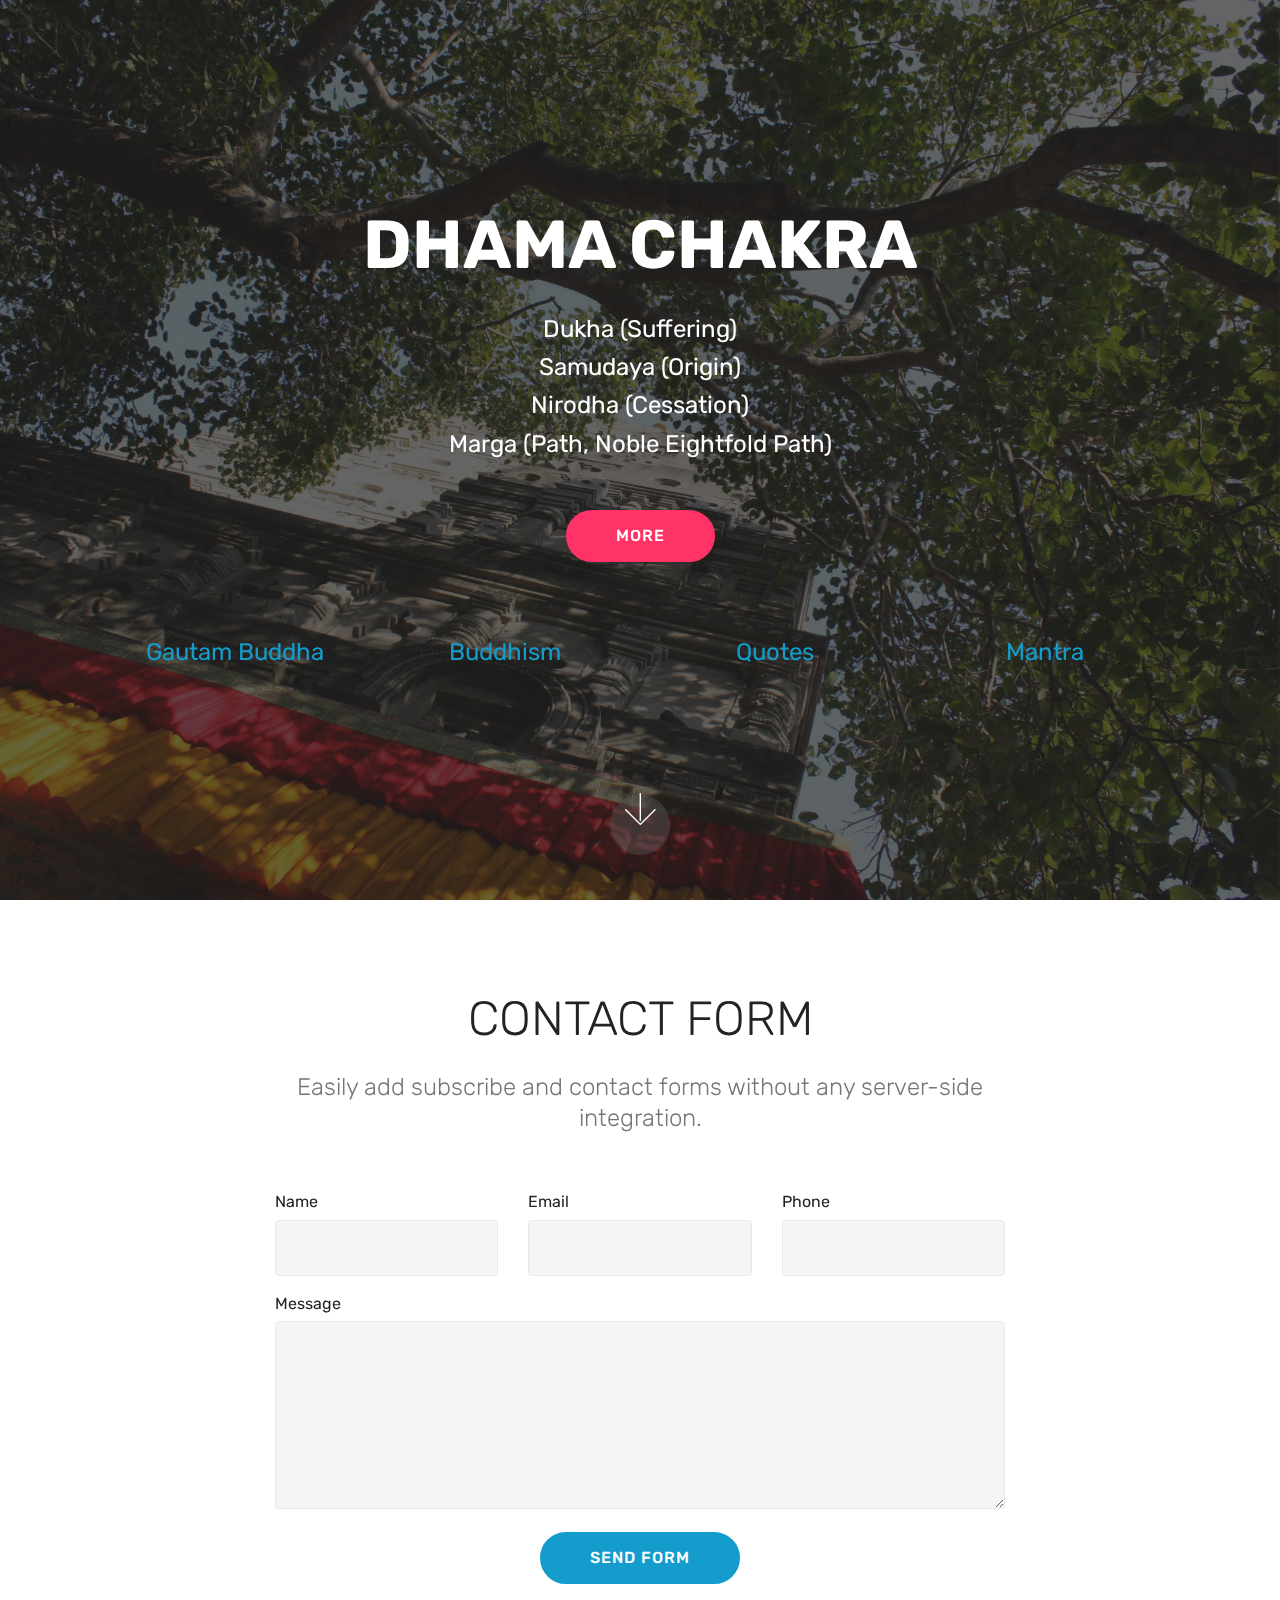
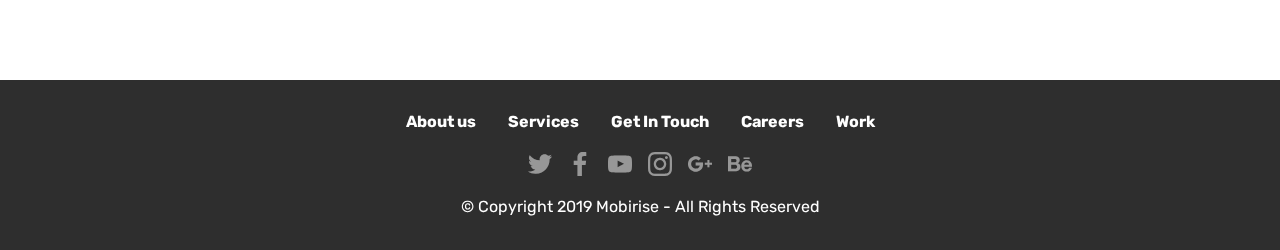
<file: index.html>
<!DOCTYPE html>
<html  >
<head>
  <!-- Site made with Mobirise Website Builder v4.10.5, https://mobirise.com -->
  <meta charset="UTF-8">
  <meta http-equiv="X-UA-Compatible" content="IE=edge">
  <meta name="generator" content="Mobirise v4.10.5, mobirise.com">
  <meta name="viewport" content="width=device-width, initial-scale=1, minimum-scale=1">
  <link rel="shortcut icon" href="assets/images/logo4.png" type="image/x-icon">
  <meta name="description" content="">
  
  <title>Home</title>
  <link rel="stylesheet" href="assets/web/assets/mobirise-icons/mobirise-icons.css">
  <link rel="stylesheet" href="assets/tether/tether.min.css">
  <link rel="stylesheet" href="assets/bootstrap/css/bootstrap.min.css">
  <link rel="stylesheet" href="assets/bootstrap/css/bootstrap-grid.min.css">
  <link rel="stylesheet" href="assets/bootstrap/css/bootstrap-reboot.min.css">
  <link rel="stylesheet" href="assets/socicon/css/styles.css">
  <link rel="stylesheet" href="assets/theme/css/style.css">
  <link rel="stylesheet" href="assets/mobirise/css/mbr-additional.css" type="text/css">
  
  
  
</head>
<body>
  <section class="header12 cid-rwJuo0PCEs mbr-fullscreen mbr-parallax-background" id="header12-1">

    

    <div class="mbr-overlay" style="opacity: 0.7; background-color: rgb(35, 35, 35);">
    </div>

    <div class="container  ">
            <div class="media-container">
                <div class="col-md-12 align-center">
                    <h1 class="mbr-section-title pb-3 mbr-white mbr-bold mbr-fonts-style display-1">
                        DHAMA CHAKRA</h1>
                    <p class="mbr-text pb-3 mbr-white mbr-fonts-style display-5">Dukha (Suffering)<br>Samudaya (Origin)<br>Nirodha (Cessation)<br>Marga (Path, Noble Eightfold Path)</p>
                    <div class="mbr-section-btn align-center py-2"><a class="btn btn-md btn-secondary display-4" href="https://en.wikipedia.org/wiki/Dharmachakra">MORE</a></div>

                    <div class="icons-media-container mbr-white">
                        <div class="card col-12 col-md-6 col-lg-3">
                            
                            <h5 class="mbr-fonts-style display-5"><a href="page1.html">Gautam Buddha</a></h5>
                        </div>

                        <div class="card col-12 col-md-6 col-lg-3">
                            
                            <h5 class="mbr-fonts-style display-5"><a href="page2.html">
                                Buddhism</a></h5>
                        </div>

                        <div class="card col-12 col-md-6 col-lg-3">
                            
                            <h5 class="mbr-fonts-style display-5"><a href="page3.html">
                                Quotes</a></h5>
                        </div>

                        <div class="card col-12 col-md-6 col-lg-3">
                            
                            <h5 class="mbr-fonts-style display-5"><a href="page4.html">
                                Mantra</a></h5>
                        </div>
                    </div>
                </div>
            </div>
    </div>

    <div class="mbr-arrow hidden-sm-down" aria-hidden="true">
        <a href="#next">
            <i class="mbri-down mbr-iconfont"></i>
        </a>
    </div>
</section>

<section class="engine"><a href="https://mobirise.info/q">responsive web templates</a></section><section class="mbr-section form1 cid-rwJuweTumC" id="form1-3">

    

    
    <div class="container">
        <div class="row justify-content-center">
            <div class="title col-12 col-lg-8">
                <h2 class="mbr-section-title align-center pb-3 mbr-fonts-style display-2">
                    CONTACT FORM
                </h2>
                <h3 class="mbr-section-subtitle align-center mbr-light pb-3 mbr-fonts-style display-5">
                    Easily add subscribe and contact forms without any server-side integration.
                </h3>
            </div>
        </div>
    </div>
    <div class="container">
        <div class="row justify-content-center">
            <div class="media-container-column col-lg-8" data-form-type="formoid">
                <!---Formbuilder Form--->
                <form action="https://mobirise.com/" method="POST" class="mbr-form form-with-styler" data-form-title="Mobirise Form"><input type="hidden" name="email" data-form-email="true" value="DLe0Z/rXcnl+UY/kZoL+NIek//6sms/xzVI/ixQr4Xyr2sumb+FCPQrDuX9IKcqJOfAU/Dy4LuRHW17jxpFEWVfI0XjmiSWR1NsaGFNhD4t1ICYxgGSwIVGpHpWo5nOf">
                    <div class="row">
                        <div hidden="hidden" data-form-alert="" class="alert alert-success col-12">Thanks for filling out the form!</div>
                        <div hidden="hidden" data-form-alert-danger="" class="alert alert-danger col-12">
                        </div>
                    </div>
                    <div class="dragArea row">
                        <div class="col-md-4  form-group" data-for="name">
                            <label for="name-form1-3" class="form-control-label mbr-fonts-style display-7">Name</label>
                            <input type="text" name="name" data-form-field="Name" required="required" class="form-control display-7" id="name-form1-3">
                        </div>
                        <div class="col-md-4  form-group" data-for="email">
                            <label for="email-form1-3" class="form-control-label mbr-fonts-style display-7">Email</label>
                            <input type="email" name="email" data-form-field="Email" required="required" class="form-control display-7" id="email-form1-3">
                        </div>
                        <div data-for="phone" class="col-md-4  form-group">
                            <label for="phone-form1-3" class="form-control-label mbr-fonts-style display-7">Phone</label>
                            <input type="tel" name="phone" data-form-field="Phone" class="form-control display-7" id="phone-form1-3">
                        </div>
                        <div data-for="message" class="col-md-12 form-group">
                            <label for="message-form1-3" class="form-control-label mbr-fonts-style display-7">Message</label>
                            <textarea name="message" data-form-field="Message" class="form-control display-7" id="message-form1-3"></textarea>
                        </div>
                        <div class="col-md-12 input-group-btn align-center"><button type="submit" class="btn btn-primary btn-form display-4" href="mailto:akg.bit@gmail.com">SEND FORM</button></div>
                    </div>
                </form><!---Formbuilder Form--->
            </div>
        </div>
    </div>
</section>

<section once="footers" class="cid-rwJuzETBSD" id="footer7-4">

    

    

    <div class="container">
        <div class="media-container-row align-center mbr-white">
            <div class="row row-links">
                <ul class="foot-menu">
                    
                    
                    
                    
                    
                <li class="foot-menu-item mbr-fonts-style display-7">
                        <a class="text-white mbr-bold" href="#" target="_blank">About us</a>
                    </li><li class="foot-menu-item mbr-fonts-style display-7">
                        <a class="text-white mbr-bold" href="#" target="_blank">Services</a>
                    </li><li class="foot-menu-item mbr-fonts-style display-7">
                        <a class="text-white mbr-bold" href="#" target="_blank">Get In Touch</a>
                    </li><li class="foot-menu-item mbr-fonts-style display-7">
                        <a class="text-white mbr-bold" href="#" target="_blank">Careers</a>
                    </li><li class="foot-menu-item mbr-fonts-style display-7">
                        <a class="text-white mbr-bold" href="#" target="_blank">Work</a>
                    </li></ul>
            </div>
            <div class="row social-row">
                <div class="social-list align-right pb-2">
                    
                    
                    
                    
                    
                    
                <div class="soc-item">
                        <a href="https://twitter.com/mobirise" target="_blank">
                            <span class="socicon-twitter socicon mbr-iconfont mbr-iconfont-social"></span>
                        </a>
                    </div><div class="soc-item">
                        <a href="https://www.facebook.com/pages/Mobirise/1616226671953247" target="_blank">
                            <span class="socicon-facebook socicon mbr-iconfont mbr-iconfont-social"></span>
                        </a>
                    </div><div class="soc-item">
                        <a href="https://www.youtube.com/c/mobirise" target="_blank">
                            <span class="socicon-youtube socicon mbr-iconfont mbr-iconfont-social"></span>
                        </a>
                    </div><div class="soc-item">
                        <a href="https://instagram.com/mobirise" target="_blank">
                            <span class="socicon-instagram socicon mbr-iconfont mbr-iconfont-social"></span>
                        </a>
                    </div><div class="soc-item">
                        <a href="https://plus.google.com/u/0/+Mobirise" target="_blank">
                            <span class="socicon-googleplus socicon mbr-iconfont mbr-iconfont-social"></span>
                        </a>
                    </div><div class="soc-item">
                        <a href="https://www.behance.net/Mobirise" target="_blank">
                            <span class="socicon-behance socicon mbr-iconfont mbr-iconfont-social"></span>
                        </a>
                    </div></div>
            </div>
            <div class="row row-copirayt">
                <p class="mbr-text mb-0 mbr-fonts-style mbr-white align-center display-7">
                    © Copyright 2019 Mobirise - All Rights Reserved
                </p>
            </div>
        </div>
    </div>
</section>


  <script src="assets/web/assets/jquery/jquery.min.js"></script>
  <script src="assets/popper/popper.min.js"></script>
  <script src="assets/tether/tether.min.js"></script>
  <script src="assets/bootstrap/js/bootstrap.min.js"></script>
  <script src="assets/smoothscroll/smooth-scroll.js"></script>
  <script src="assets/vimeoplayer/jquery.mb.vimeo_player.js"></script>
  <script src="assets/parallax/jarallax.min.js"></script>
  <script src="assets/theme/js/script.js"></script>
  <script src="assets/formoid/formoid.min.js"></script>
  
  
</body>
</html>
</file>
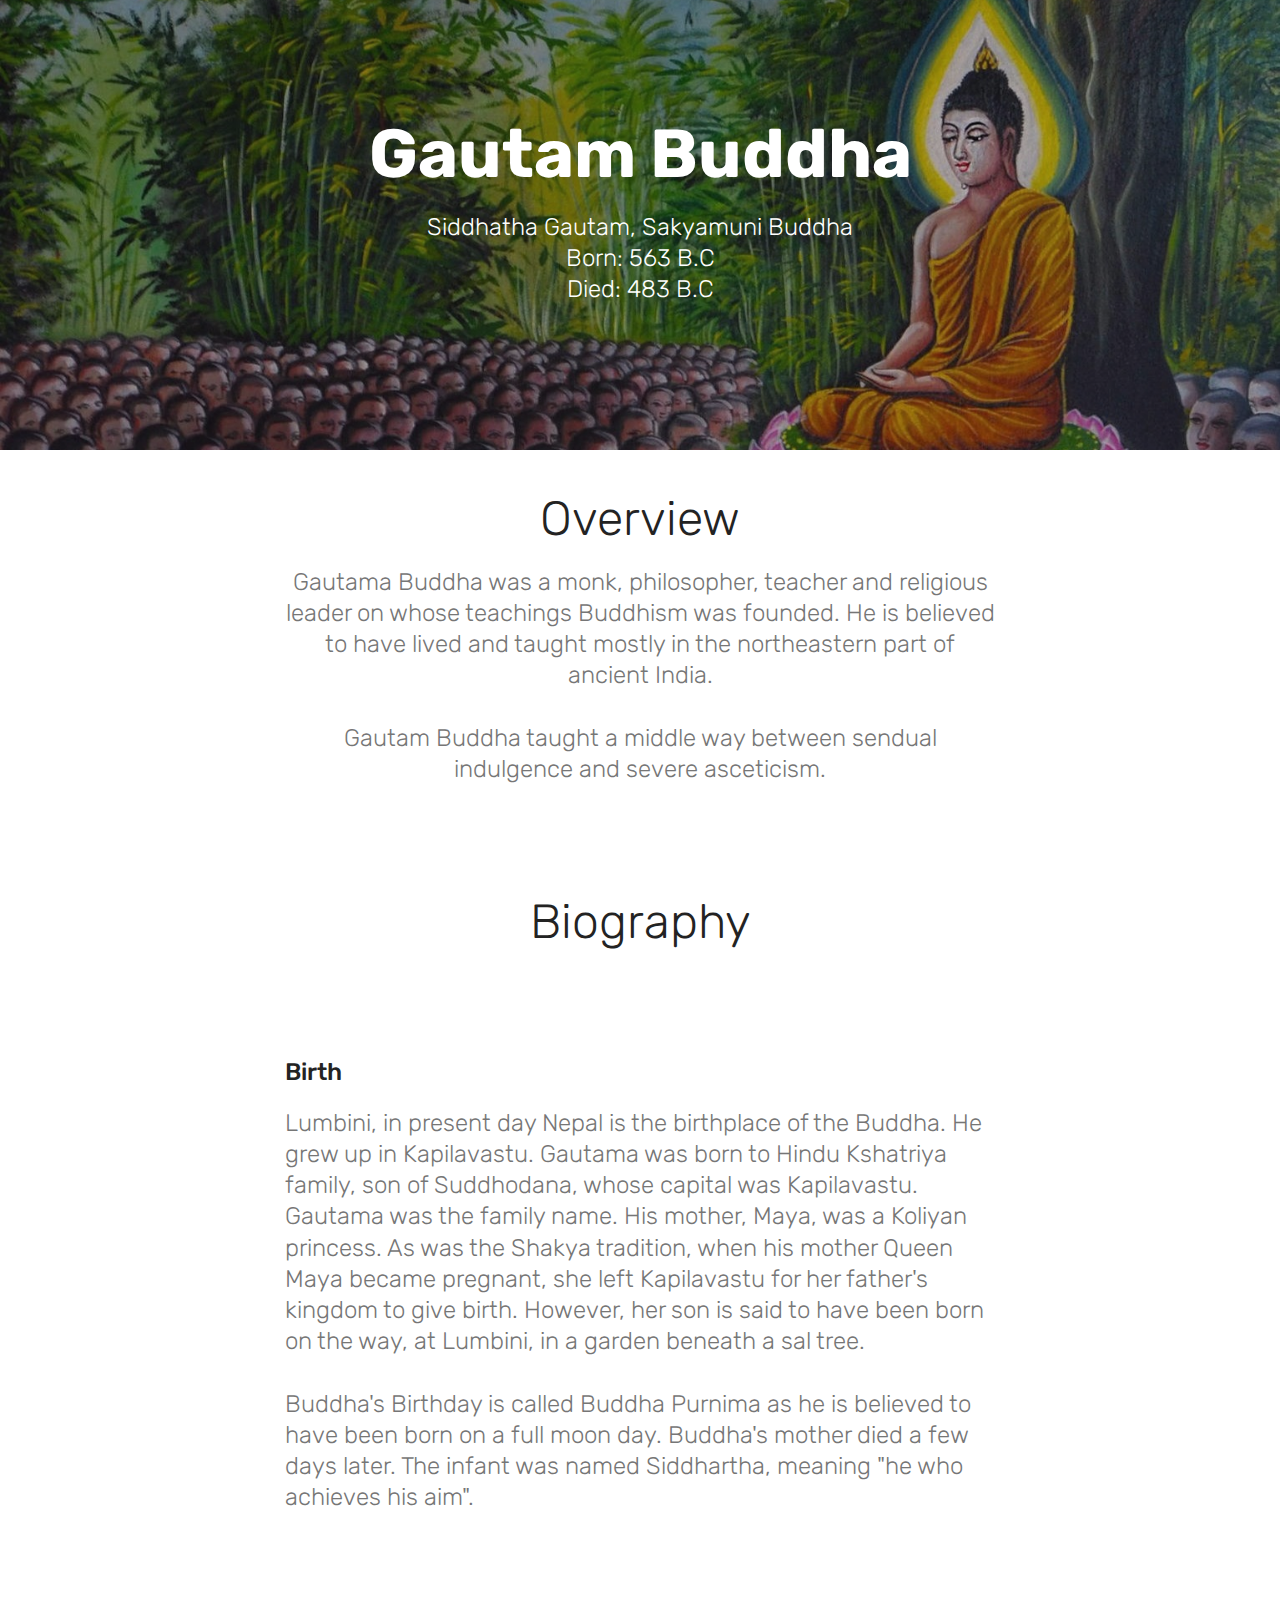
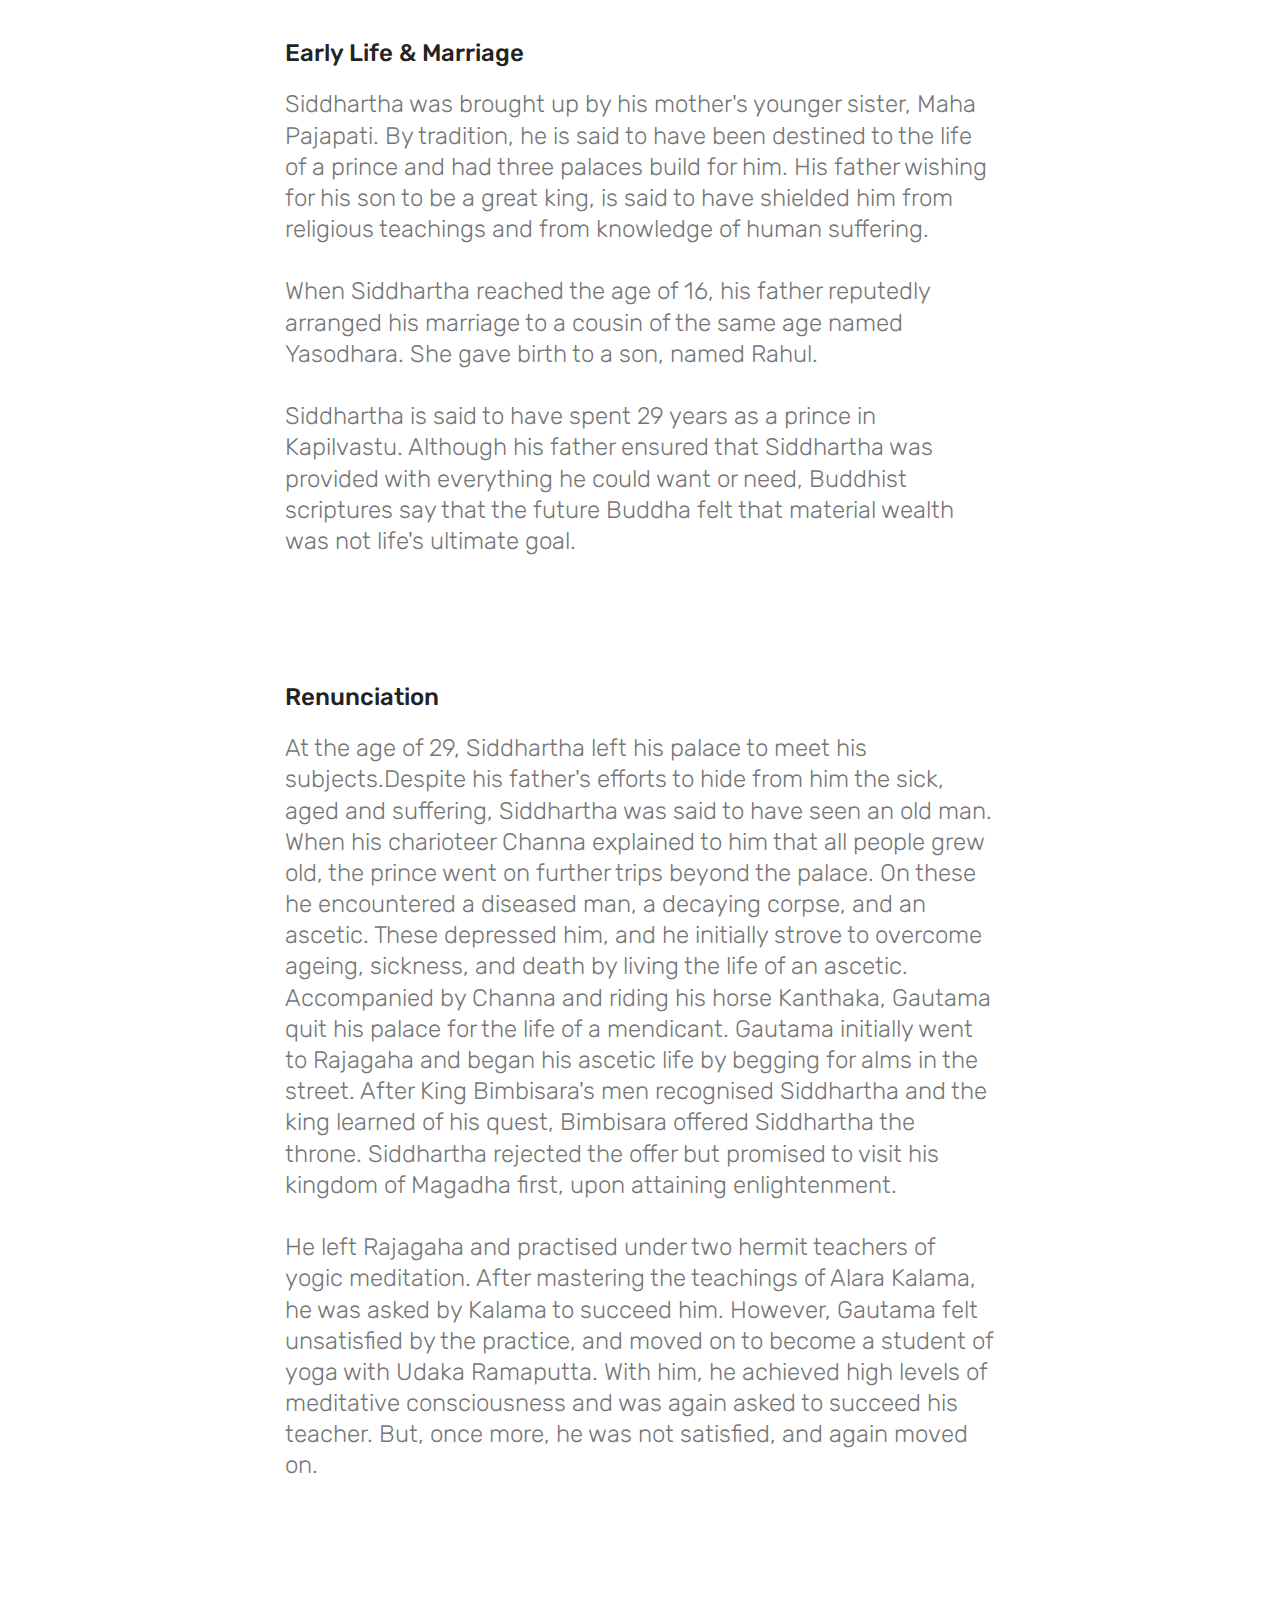
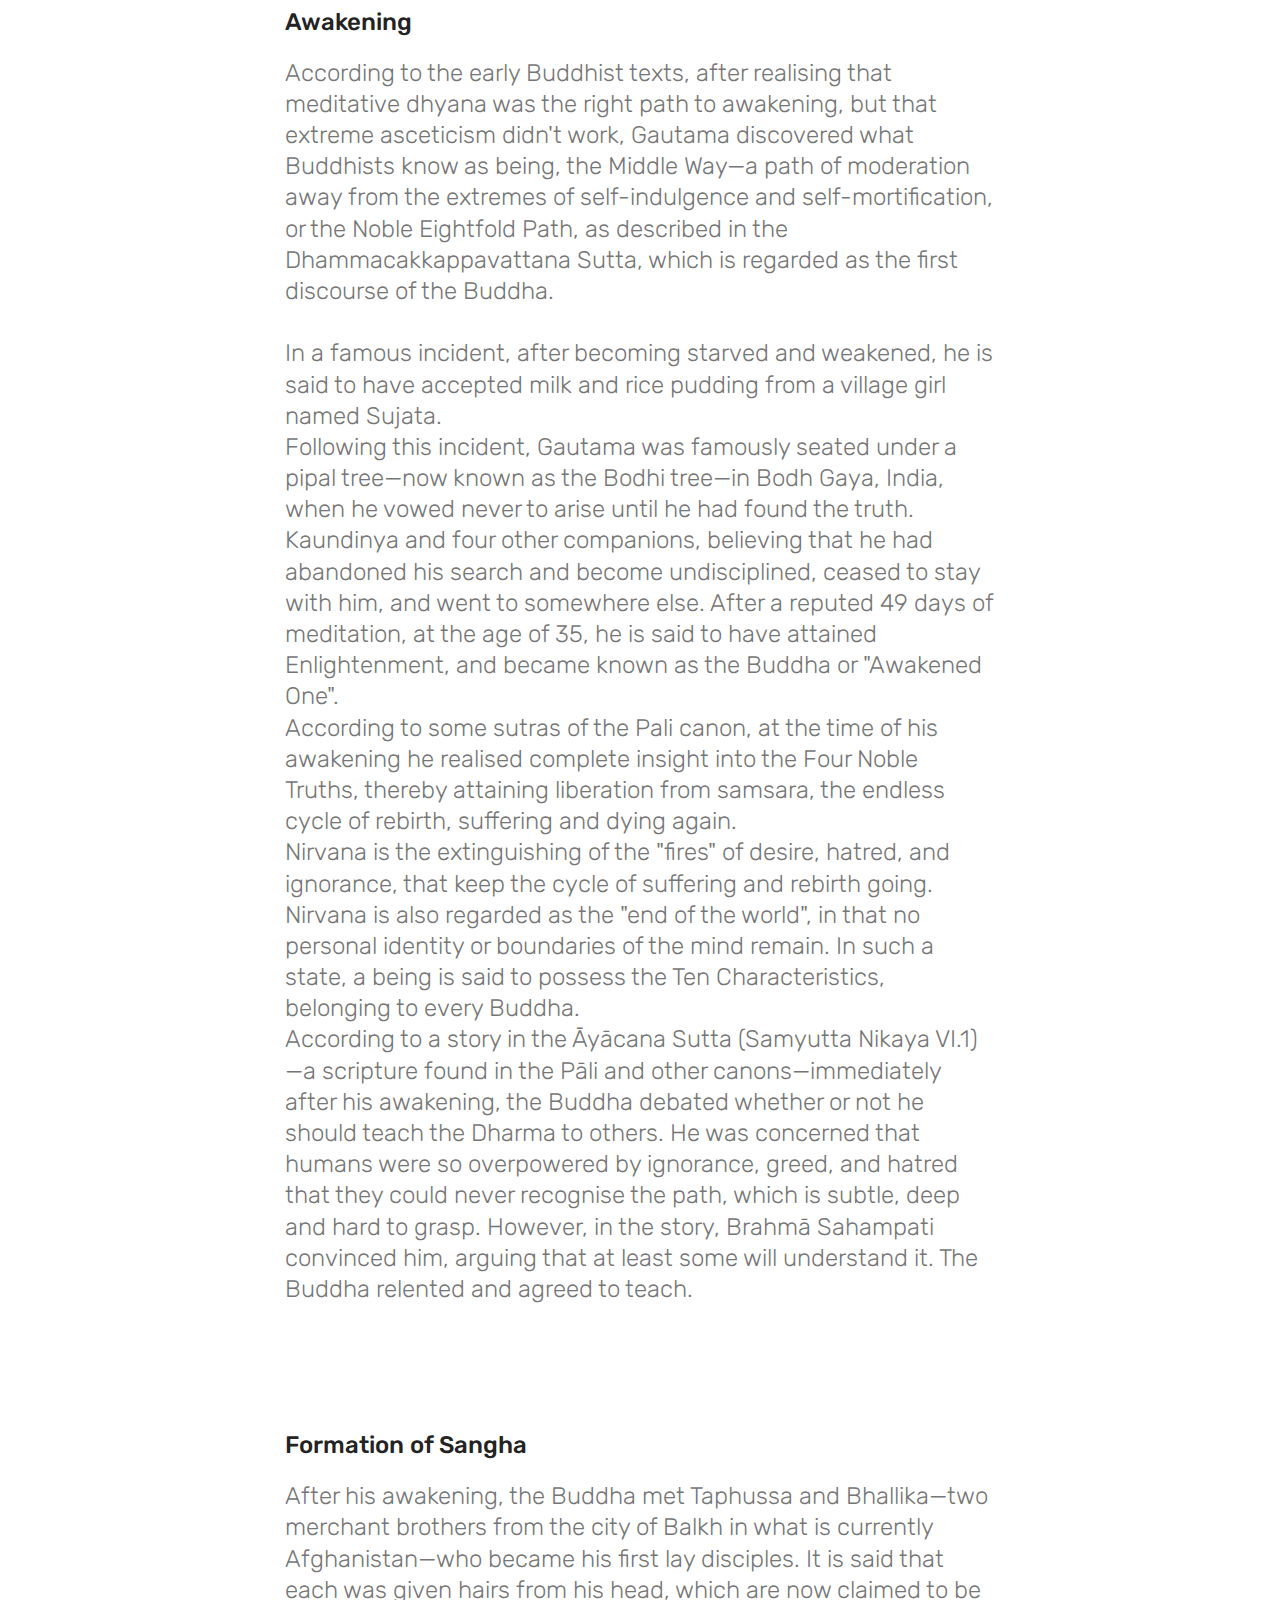
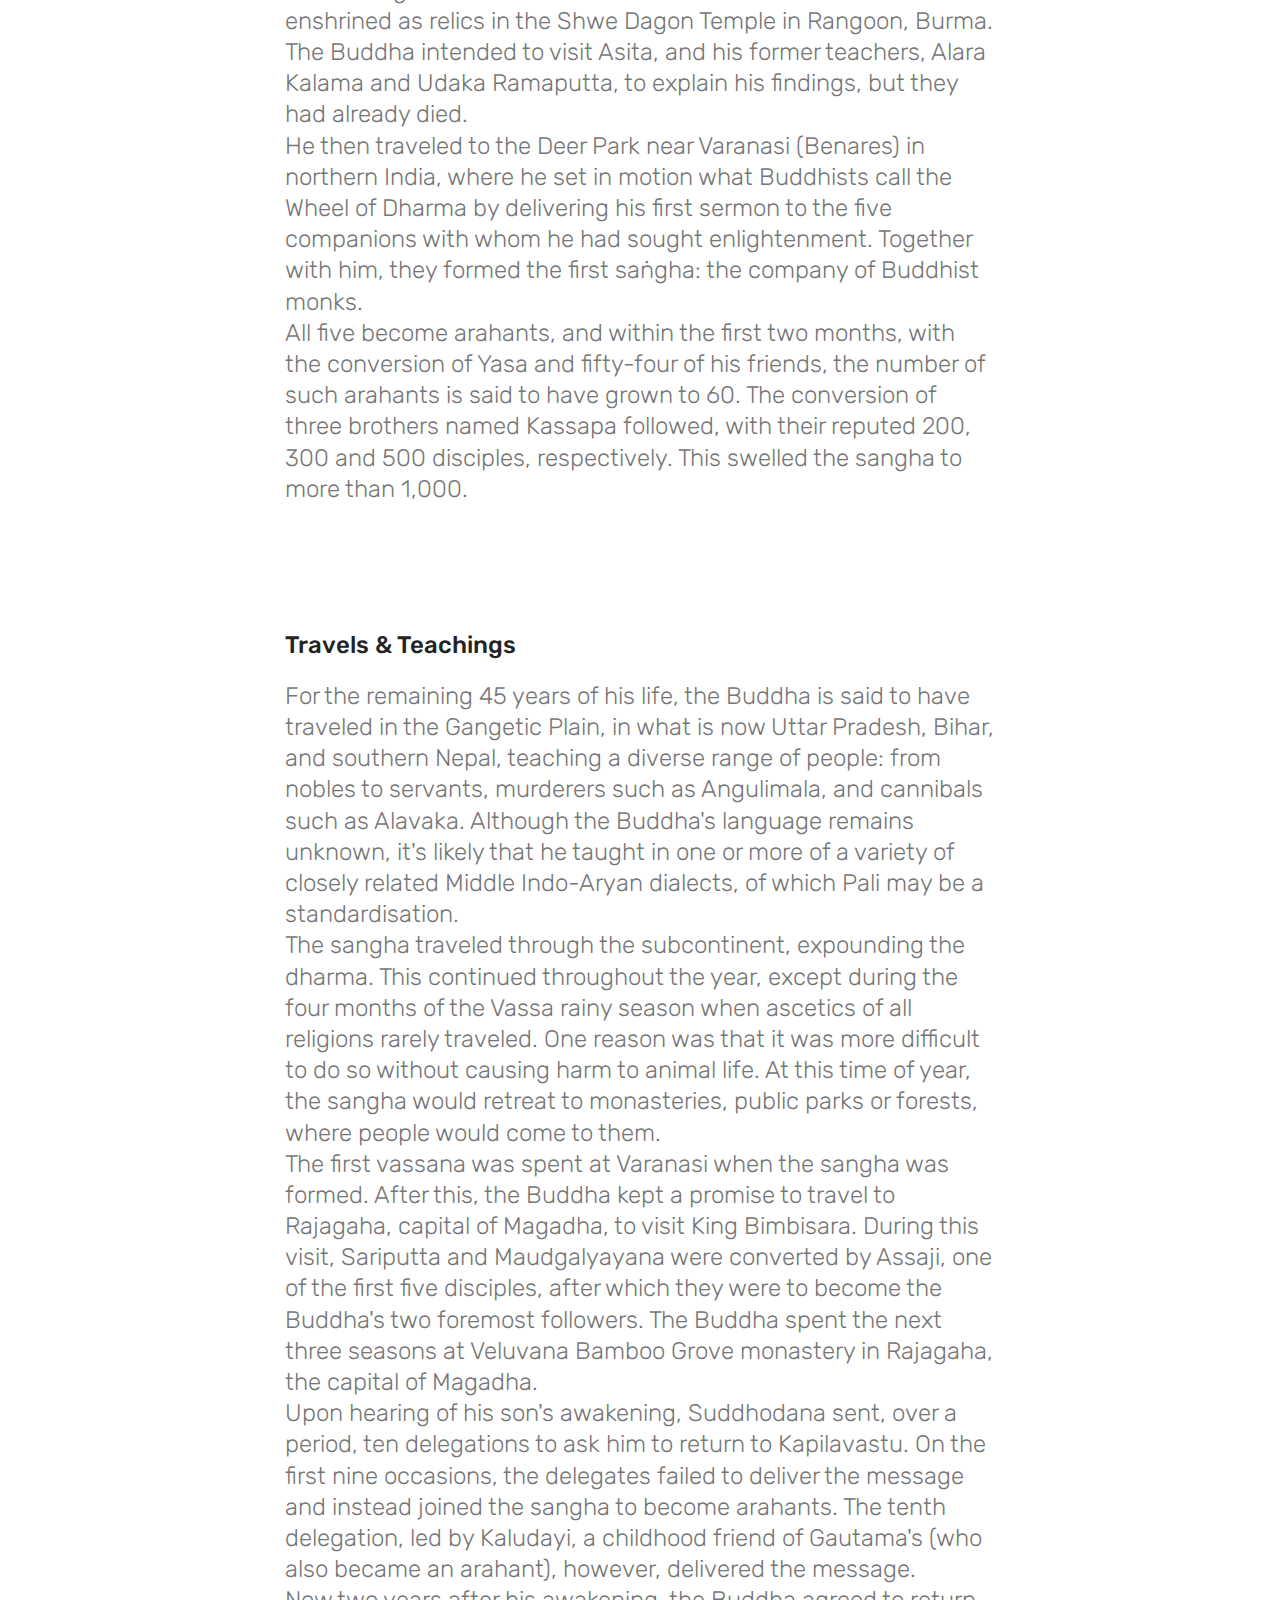
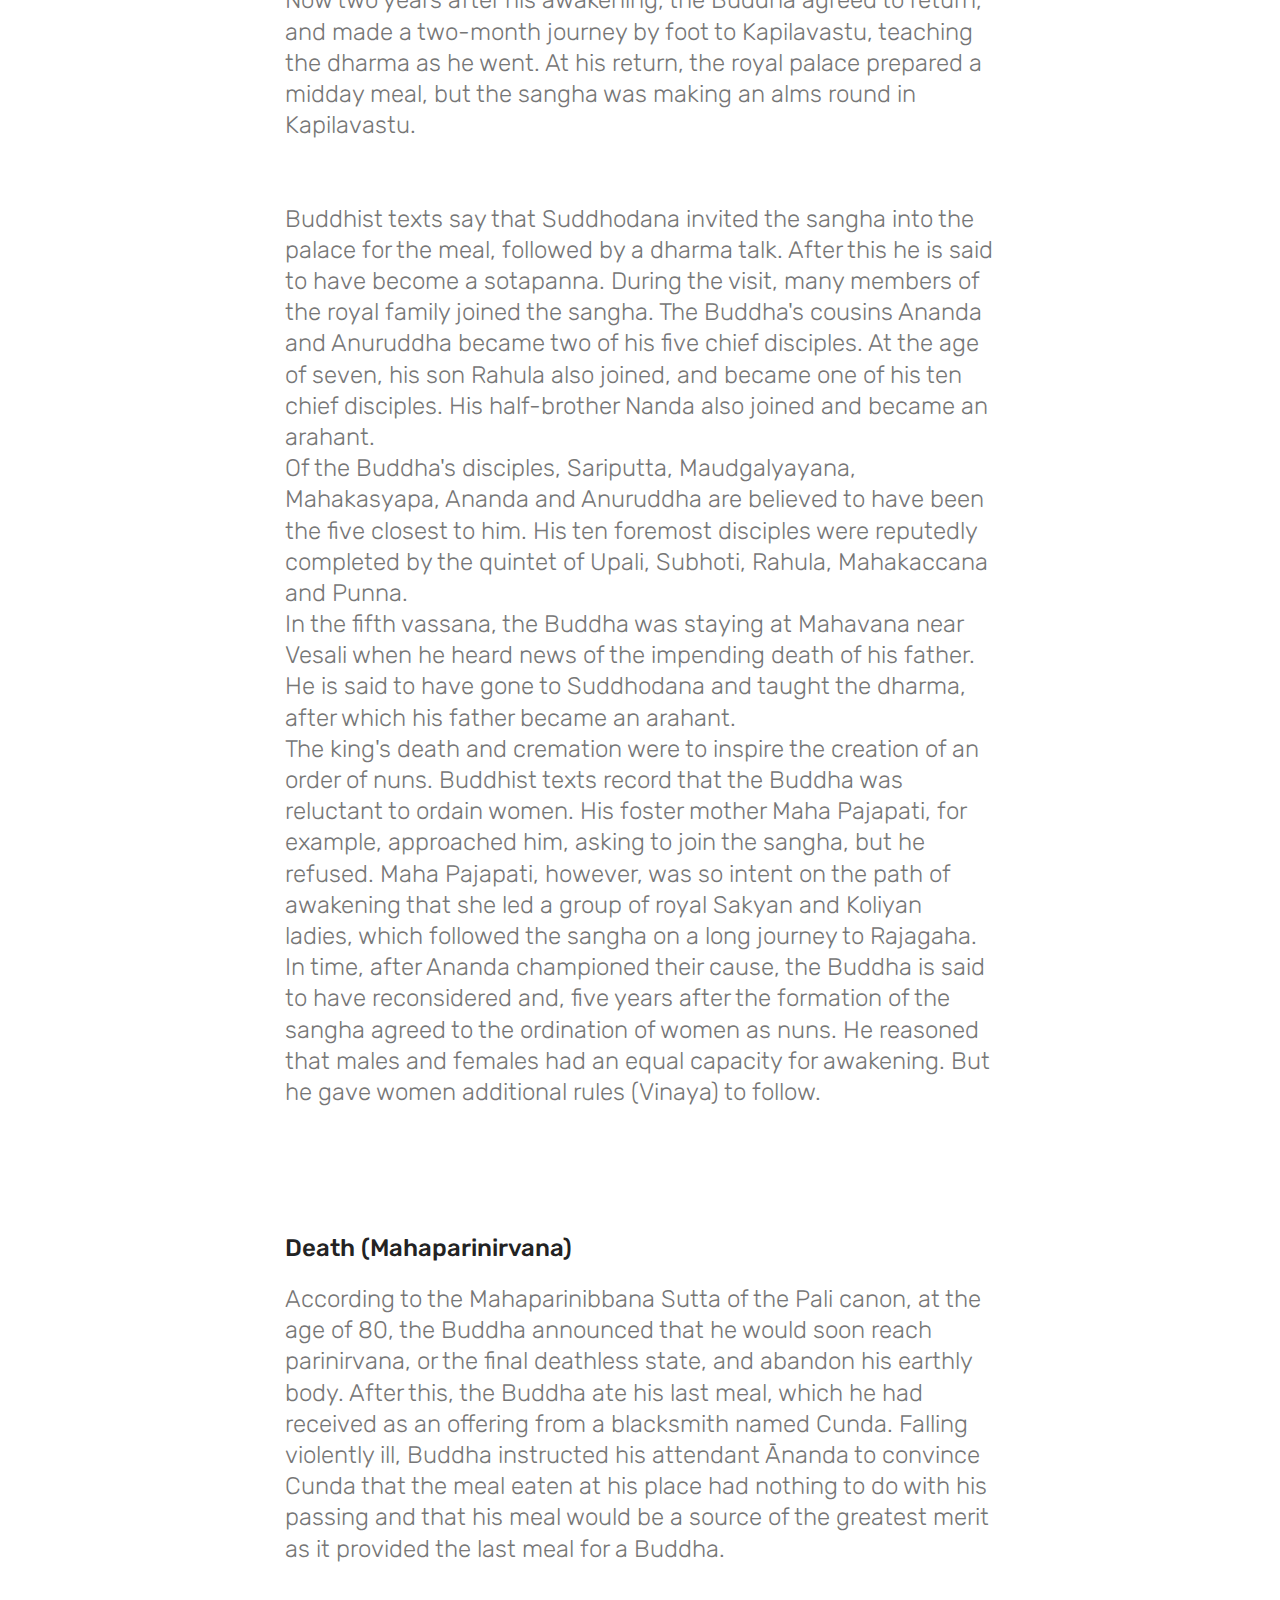
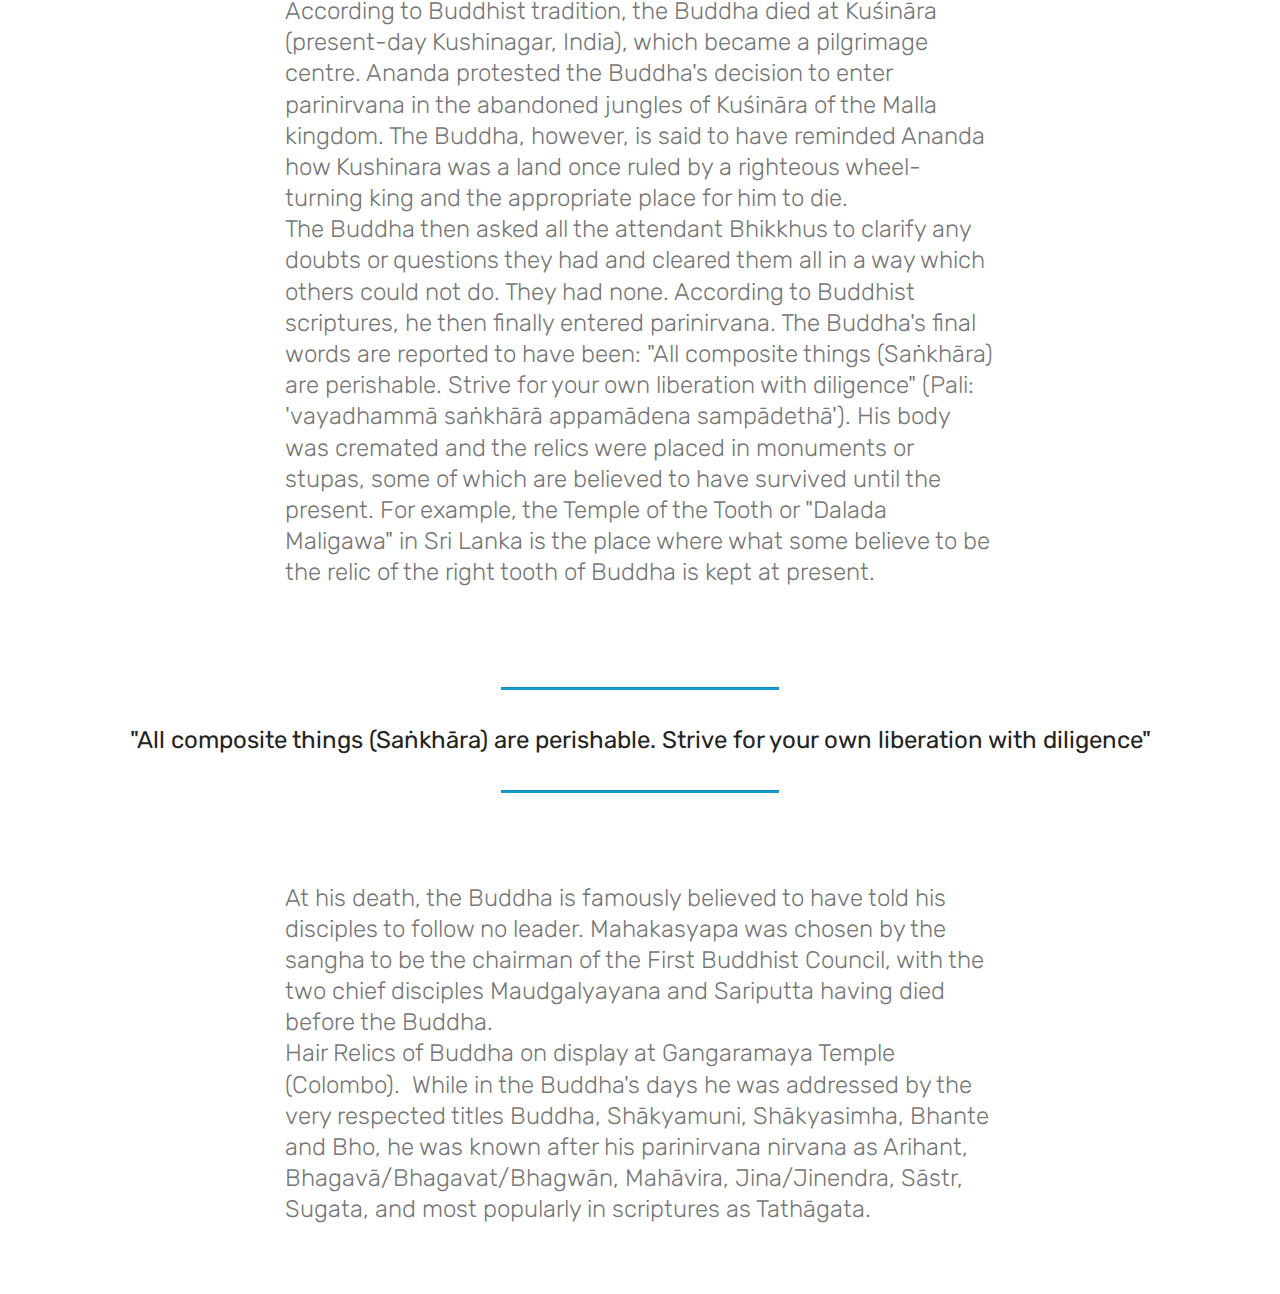
<file: page1.html>
<!DOCTYPE html>
<html  >
<head>
  <!-- Site made with Mobirise Website Builder v4.10.5, https://mobirise.com -->
  <meta charset="UTF-8">
  <meta http-equiv="X-UA-Compatible" content="IE=edge">
  <meta name="generator" content="Mobirise v4.10.5, mobirise.com">
  <meta name="viewport" content="width=device-width, initial-scale=1, minimum-scale=1">
  <link rel="shortcut icon" href="assets/images/logo4.png" type="image/x-icon">
  <meta name="description" content="Web Builder Description">
  
  <title>Buddha</title>
  <link rel="stylesheet" href="assets/tether/tether.min.css">
  <link rel="stylesheet" href="assets/bootstrap/css/bootstrap.min.css">
  <link rel="stylesheet" href="assets/bootstrap/css/bootstrap-grid.min.css">
  <link rel="stylesheet" href="assets/bootstrap/css/bootstrap-reboot.min.css">
  <link rel="stylesheet" href="assets/theme/css/style.css">
  <link rel="stylesheet" href="assets/mobirise/css/mbr-additional.css" type="text/css">
  
  
  
</head>
<body>
  <section class="mbr-section content5 cid-rwJQd3v461" id="content5-a">

    

    <div class="mbr-overlay" style="opacity: 0.2; background-color: rgb(35, 35, 35);">
    </div>

    <div class="container">
        <div class="media-container-row">
            <div class="title col-12 col-md-8">
                <h2 class="align-center mbr-bold mbr-white pb-3 mbr-fonts-style display-1">
                    Gautam Buddha</h2>
                <h3 class="mbr-section-subtitle align-center mbr-light mbr-white pb-3 mbr-fonts-style display-5">Siddhatha Gautam, Sakyamuni Buddha<br>Born: 563 B.C<br>Died: 483 B.C</h3>
                
                
            </div>
        </div>
    </div>
</section>

<section class="engine"><a href="https://mobirise.info/g">build a website</a></section><section class="mbr-section content4 cid-rwJTidO6HL" id="content4-b">

    

    <div class="container">
        <div class="media-container-row">
            <div class="title col-12 col-md-8">
                <h2 class="align-center pb-3 mbr-fonts-style display-2">
                    Overview</h2>
                <h3 class="mbr-section-subtitle align-center mbr-light mbr-fonts-style display-5">Gautama Buddha was a monk, philosopher, teacher and religious leader on whose teachings Buddhism was founded.
 He is believed to have lived and taught mostly in the northeastern part of ancient India.<br><br>Gautam Buddha taught a middle way between sendual indulgence and severe asceticism.</h3>
                
            </div>
        </div>
    </div>
</section>

<section class="mbr-section content4 cid-rwJTnZH6hd" id="content4-c">

    

    <div class="container">
        <div class="media-container-row">
            <div class="title col-12 col-md-8">
                <h2 class="align-center pb-3 mbr-fonts-style display-2">
                    Biography</h2>
                
                
            </div>
        </div>
    </div>
</section>

<section class="mbr-section content4 cid-rwJV8wmncs" id="content4-g">

    

    <div class="container">
        <div class="media-container-row">
            <div class="title col-12 col-md-8">
                <h2 class="align-center pb-3 mbr-fonts-style display-5">
                    Birth</h2>
                <h3 class="mbr-section-subtitle align-center mbr-light mbr-fonts-style display-5">Lumbini, in present day Nepal is the birthplace of the Buddha. He grew up in Kapilavastu. Gautama was born to Hindu Kshatriya family, son of Suddhodana, whose capital was Kapilavastu. Gautama was the family name. His mother, Maya, was a Koliyan princess. As was the Shakya tradition, when his mother Queen Maya became pregnant, she left Kapilavastu for her father's kingdom to give birth. However, her son is said to have been born on the way, at Lumbini, in a garden beneath a sal tree.<br><br>Buddha's Birthday is called Buddha Purnima as he is believed to have been born on a full moon day. Buddha's mother died a few days later. The infant was named Siddhartha, meaning "he who achieves his aim".&nbsp;</h3>
                
            </div>
        </div>
    </div>
</section>

<section class="mbr-section content4 cid-rwJVCCMxr3" id="content4-n">

    

    <div class="container">
        <div class="media-container-row">
            <div class="title col-12 col-md-8">
                <h2 class="align-center pb-3 mbr-fonts-style display-5">
                    Early Life &amp; Marriage</h2>
                <h3 class="mbr-section-subtitle align-center mbr-light mbr-fonts-style display-5">
                    Siddhartha was brought up by his mother's younger sister, Maha Pajapati. By tradition, he is said to have been destined to the life of a prince and had three palaces build for him. His father wishing for his son to be a great king, is said to have shielded him from religious teachings and from knowledge of human suffering.<br><br>When Siddhartha reached the age of 16, his father reputedly arranged his marriage to a cousin of the same age named Yasodhara. She gave birth to a son, named Rahul.&nbsp;<br><br>Siddhartha is said to have spent 29 years as a prince in Kapilvastu. Although his father ensured that Siddhartha was provided with everything he could want or need, Buddhist scriptures say that the future Buddha felt that material wealth was not life's ultimate goal.</h3>
                
            </div>
        </div>
    </div>
</section>

<section class="mbr-section content4 cid-rwJVDdi7Ek" id="content4-o">

    

    <div class="container">
        <div class="media-container-row">
            <div class="title col-12 col-md-8">
                <h2 class="align-center pb-3 mbr-fonts-style display-5">
                    Renunciation</h2>
                <h3 class="mbr-section-subtitle align-center mbr-light mbr-fonts-style display-5">
                    At the age of 29, Siddhartha left his palace to meet his subjects.Despite his father's efforts to hide from him the sick, aged and suffering, Siddhartha was said to have seen an old man. When his charioteer Channa explained to him that all people grew old, the prince went on further trips beyond the palace. On these he encountered a diseased man, a decaying corpse, and an ascetic. These depressed him, and he initially strove to overcome ageing, sickness, and death by living the life of an ascetic.<div>
</div><div>Accompanied by Channa and riding his horse Kanthaka, Gautama quit his palace for the life of a mendicant. Gautama initially went to Rajagaha and began his ascetic life by begging for alms in the street. After King Bimbisara's men recognised Siddhartha and the king learned of his quest, Bimbisara offered Siddhartha the throne. Siddhartha rejected the offer but promised to visit his kingdom of Magadha first, upon attaining enlightenment.</div><br><div>He left Rajagaha and practised under two hermit teachers of yogic meditation. After mastering the teachings of Alara Kalama, he was asked by Kalama to succeed him. However, Gautama felt unsatisfied by the practice, and moved on to become a student of yoga with Udaka Ramaputta. With him, he achieved high levels of meditative consciousness and was again asked to succeed his teacher. But, once more, he was not satisfied, and again moved on.</div></h3>
                
            </div>
        </div>
    </div>
</section>

<section class="mbr-section content4 cid-rwJVDxEcd3" id="content4-p">

    

    <div class="container">
        <div class="media-container-row">
            <div class="title col-12 col-md-8">
                <h2 class="align-center pb-3 mbr-fonts-style display-5">
                    Awakening</h2>
                <h3 class="mbr-section-subtitle align-center mbr-light mbr-fonts-style display-5">According to the early Buddhist texts, after realising that meditative dhyana was the right path to awakening, but that extreme asceticism didn't work, Gautama discovered what Buddhists know as being, the Middle Way—a path of moderation away from the extremes of self-indulgence and self-mortification, or the Noble Eightfold Path, as described in the Dhammacakkappavattana Sutta, which is regarded as the first discourse of the Buddha. <br><br>In a famous incident, after becoming starved and weakened, he is said to have accepted milk and rice pudding from a village girl named Sujata.&nbsp;<div>
</div><div><span style="font-size: 1.5rem;">Following this incident, Gautama was famously seated under a pipal tree—now known as the Bodhi tree—in Bodh Gaya, India, when he vowed never to arise until he had found the truth. Kaundinya and four other companions, believing that he had abandoned his search and become undisciplined, ceased to stay with him, and went to somewhere else. After a reputed 49 days of meditation, at the age of 35, he is said to have attained Enlightenment, and became known as the Buddha or "Awakened One".&nbsp;</span><br></div><div>
</div><div>According to some sutras of the Pali canon, at the time of his awakening he realised complete insight into the Four Noble Truths, thereby attaining liberation from samsara, the endless cycle of rebirth, suffering and dying again.</div><div>
</div><div>Nirvana is the extinguishing of the "fires" of desire, hatred, and ignorance, that keep the cycle of suffering and rebirth going. Nirvana is also regarded as the "end of the world", in that no personal identity or boundaries of the mind remain. In such a state, a being is said to possess the Ten Characteristics, belonging to every Buddha.</div><div>
</div><div>According to a story in the Āyācana Sutta (Samyutta Nikaya VI.1)—a scripture found in the Pāli and other canons—immediately after his awakening, the Buddha debated whether or not he should teach the Dharma to others. He was concerned that humans were so overpowered by ignorance, greed, and hatred that they could never recognise the path, which is subtle, deep and hard to grasp. However, in the story, Brahmā Sahampati convinced him, arguing that at least some will understand it. The Buddha relented and agreed to teach.</div></h3>
                
            </div>
        </div>
    </div>
</section>

<section class="mbr-section content4 cid-rwJVDPZlyq" id="content4-q">

    

    <div class="container">
        <div class="media-container-row">
            <div class="title col-12 col-md-8">
                <h2 class="align-center pb-3 mbr-fonts-style display-5">
                    Formation of Sangha</h2>
                <h3 class="mbr-section-subtitle align-center mbr-light mbr-fonts-style display-5">After his awakening, the Buddha met Taphussa and Bhallika—two merchant brothers from the city of Balkh in what is currently Afghanistan—who became his first lay disciples. It is said that each was given hairs from his head, which are now claimed to be enshrined as relics in the Shwe Dagon Temple in Rangoon, Burma. The Buddha intended to visit Asita, and his former teachers, Alara Kalama and Udaka Ramaputta, to explain his findings, but they had already died.
<div>
</div><div>He then traveled to the Deer Park near Varanasi (Benares) in northern India, where he set in motion what Buddhists call the Wheel of Dharma by delivering his first sermon to the five companions with whom he had sought enlightenment. Together with him, they formed the first saṅgha: the company of Buddhist monks.
</div><div>
</div><div>All five become arahants, and within the first two months, with the conversion of Yasa and fifty-four of his friends, the number of such arahants is said to have grown to 60. The conversion of three brothers named Kassapa followed, with their reputed 200, 300 and 500 disciples, respectively. This swelled the sangha to more than 1,000.</div></h3>
                
            </div>
        </div>
    </div>
</section>

<section class="mbr-section content4 cid-rwJVE6Vh5r" id="content4-r">

    

    <div class="container">
        <div class="media-container-row">
            <div class="title col-12 col-md-8">
                <h2 class="align-center pb-3 mbr-fonts-style display-5">
                    Travels &amp; Teachings</h2>
                <h3 class="mbr-section-subtitle align-center mbr-light mbr-fonts-style display-5">For the remaining 45 years of his life, the Buddha is said to have traveled in the Gangetic Plain, in what is now Uttar Pradesh, Bihar, and southern Nepal, teaching a diverse range of people: from nobles to servants, murderers such as Angulimala, and cannibals such as Alavaka. Although the Buddha's language remains unknown, it's likely that he taught in one or more of a variety of closely related Middle Indo-Aryan dialects, of which Pali may be a standardisation.
<div>
</div><div>The sangha traveled through the subcontinent, expounding the dharma. This continued throughout the year, except during the four months of the Vassa rainy season when ascetics of all religions rarely traveled. One reason was that it was more difficult to do so without causing harm to animal life. At this time of year, the sangha would retreat to monasteries, public parks or forests, where people would come to them.
</div><div>
</div><div>
<span style="font-size: 1.5rem;">The first vassana was spent at Varanasi when the sangha was formed. After this, the Buddha kept a promise to travel to Rajagaha, capital of Magadha, to visit King Bimbisara. During this visit, Sariputta and Maudgalyayana were converted by Assaji, one of the first five disciples, after which they were to become the Buddha's two foremost followers. The Buddha spent the next three seasons at Veluvana Bamboo Grove monastery in Rajagaha, the capital of Magadha.&nbsp;</span></div><div>
</div><div>Upon hearing of his son's awakening, Suddhodana sent, over a period, ten delegations to ask him to return to Kapilavastu. On the first nine occasions, the delegates failed to deliver the message and instead joined the sangha to become arahants. The tenth delegation, led by Kaludayi, a childhood friend of Gautama's (who also became an arahant), however, delivered the message.
</div><div>
</div><div>Now two years after his awakening, the Buddha agreed to return, and made a two-month journey by foot to Kapilavastu, teaching the dharma as he went. At his return, the royal palace prepared a midday meal, but the sangha was making an alms round in Kapilavastu.&nbsp;</div><br><br><div>Buddhist texts say that Suddhodana invited the sangha into the palace for the meal, followed by a dharma talk. After this he is said to have become a sotapanna. During the visit, many members of the royal family joined the sangha. The Buddha's cousins Ananda and Anuruddha became two of his five chief disciples. At the age of seven, his son Rahula also joined, and became one of his ten chief disciples. His half-brother Nanda also joined and became an arahant.
</div><div>
</div><div>Of the Buddha's disciples, Sariputta, Maudgalyayana, Mahakasyapa, Ananda and Anuruddha are believed to have been the five closest to him. His ten foremost disciples were reputedly completed by the quintet of Upali, Subhoti, Rahula, Mahakaccana and Punna.
</div><div>
</div><div>In the fifth vassana, the Buddha was staying at Mahavana near Vesali when he heard news of the impending death of his father. He is said to have gone to Suddhodana and taught the dharma, after which his father became an arahant.
</div><div>
</div><div>The king's death and cremation were to inspire the creation of an order of nuns. Buddhist texts record that the Buddha was reluctant to ordain women. His foster mother Maha Pajapati, for example, approached him, asking to join the sangha, but he refused. Maha Pajapati, however, was so intent on the path of awakening that she led a group of royal Sakyan and Koliyan ladies, which followed the sangha on a long journey to Rajagaha. In time, after Ananda championed their cause, the Buddha is said to have reconsidered and, five years after the formation of the sangha agreed to the ordination of women as nuns. He reasoned that males and females had an equal capacity for awakening. But he gave women additional rules (Vinaya) to follow.</div></h3>
                
            </div>
        </div>
    </div>
</section>

<section class="mbr-section content4 cid-rwJVEr2dN5" id="content4-s">

    

    <div class="container">
        <div class="media-container-row">
            <div class="title col-12 col-md-8">
                <h2 class="align-center pb-3 mbr-fonts-style display-5">
                    Death (Mahaparinirvana)</h2>
                <h3 class="mbr-section-subtitle align-center mbr-light mbr-fonts-style display-5">According to the Mahaparinibbana Sutta of the Pali canon, at the age of 80, the Buddha announced that he would soon reach parinirvana, or the final deathless state, and abandon his earthly body. After this, the Buddha ate his last meal, which he had received as an offering from a blacksmith named Cunda. Falling violently ill, Buddha instructed his attendant Ānanda to convince Cunda that the meal eaten at his place had nothing to do with his passing and that his meal would be a source of the greatest merit as it provided the last meal for a Buddha.<br><br>According to Buddhist tradition, the Buddha died at Kuśināra (present-day Kushinagar, India), which became a pilgrimage centre. Ananda protested the Buddha's decision to enter parinirvana in the abandoned jungles of Kuśināra of the Malla kingdom. The Buddha, however, is said to have reminded Ananda how Kushinara was a land once ruled by a righteous wheel-turning king and the appropriate place for him to die.<div>
</div><div>The Buddha then asked all the attendant Bhikkhus to clarify any doubts or questions they had and cleared them all in a way which others could not do. They had none. According to Buddhist scriptures, he then finally entered parinirvana. The Buddha's final words are reported to have been: "All composite things (Saṅkhāra) are perishable. Strive for your own liberation with diligence" (Pali: 'vayadhammā saṅkhārā appamādena sampādethā'). His body was cremated and the relics were placed in monuments or stupas, some of which are believed to have survived until the present. For example, the Temple of the Tooth or "Dalada Maligawa" in Sri Lanka is the place where what some believe to be the relic of the right tooth of Buddha is kept at present.</div></h3>
                
            </div>
        </div>
    </div>
</section>

<section class="mbr-section article content9 cid-rwK3BhFemH" id="content9-t">
    
     

    <div class="container">
        <div class="inner-container" style="width: 100%;">
            <hr class="line" style="width: 25%;">
            <div class="section-text align-center mbr-fonts-style display-5">"All composite things (Saṅkhāra) are perishable. Strive for your own liberation with diligence"</div>
            <hr class="line" style="width: 25%;">
        </div>
        </div>
</section>

<section class="mbr-section content4 cid-rwK3FiOMgA" id="content4-u">

    

    <div class="container">
        <div class="media-container-row">
            <div class="title col-12 col-md-8">
                
                <h3 class="mbr-section-subtitle align-center mbr-light mbr-fonts-style display-5">At his death, the Buddha is famously believed to have told his disciples to follow no leader. Mahakasyapa was chosen by the sangha to be the chairman of the First Buddhist Council, with the two chief disciples Maudgalyayana and Sariputta having died before the Buddha.
<div>
</div><div>
</div><div>Hair Relics of Buddha on display at Gangaramaya Temple (Colombo).
&nbsp;<span style="font-size: 1.5rem;">While in the Buddha's days he was addressed by the very respected titles Buddha, Shākyamuni, Shākyasimha, Bhante and Bho, he was known after his parinirvana nirvana as Arihant, Bhagavā/Bhagavat/Bhagwān, Mahāvira, Jina/Jinendra, Sāstr, Sugata, and most popularly in scriptures as Tathāgata.</span></div></h3>
                
            </div>
        </div>
    </div>
</section>


  <script src="assets/web/assets/jquery/jquery.min.js"></script>
  <script src="assets/popper/popper.min.js"></script>
  <script src="assets/tether/tether.min.js"></script>
  <script src="assets/bootstrap/js/bootstrap.min.js"></script>
  <script src="assets/smoothscroll/smooth-scroll.js"></script>
  <script src="assets/theme/js/script.js"></script>
  
  
</body>
</html>
</file>
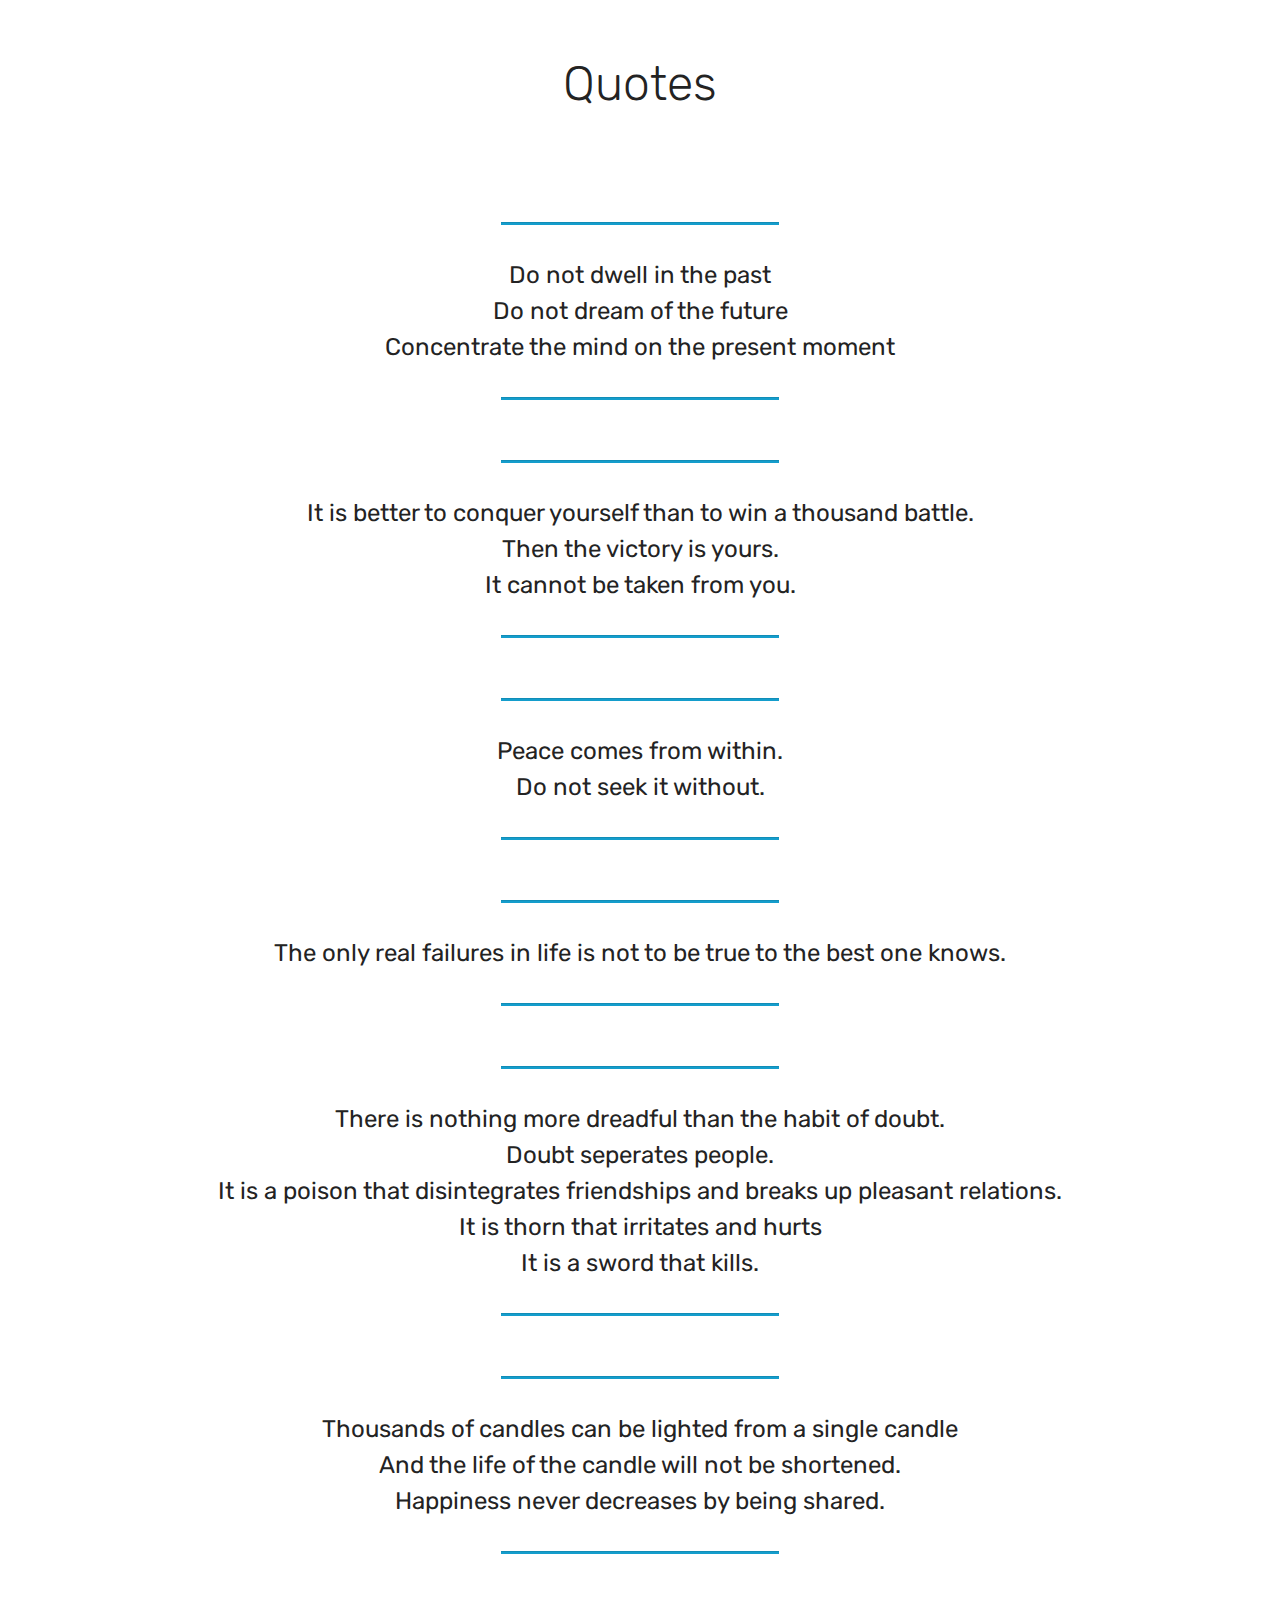
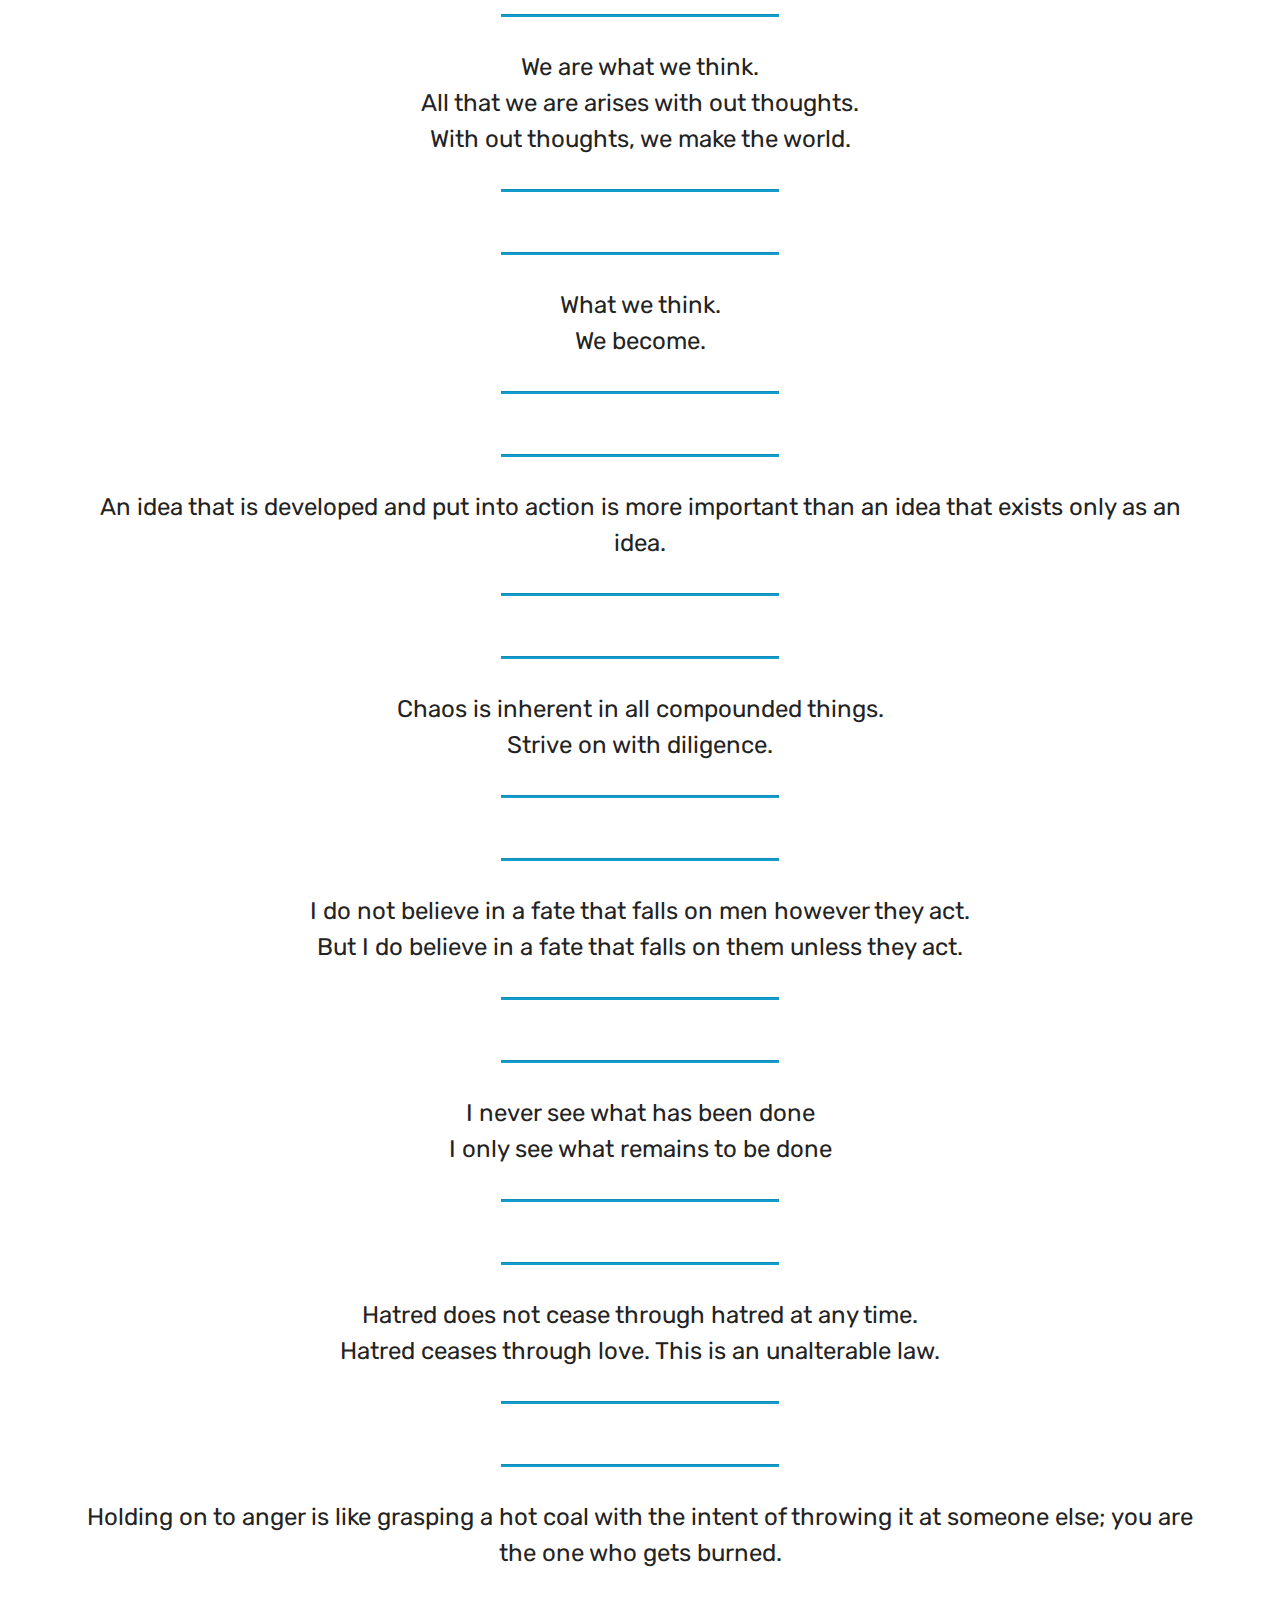
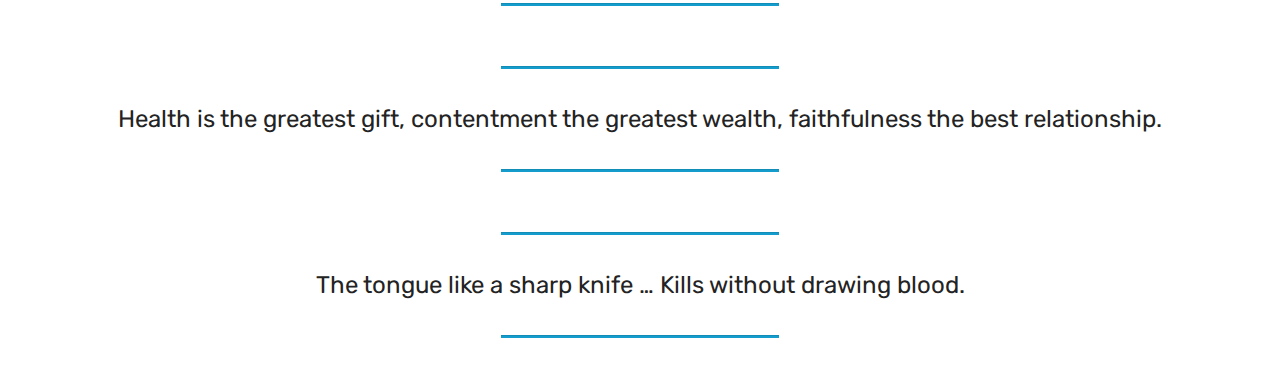
<file: page3.html>
<!DOCTYPE html>
<html  >
<head>
  <!-- Site made with Mobirise Website Builder v4.10.5, https://mobirise.com -->
  <meta charset="UTF-8">
  <meta http-equiv="X-UA-Compatible" content="IE=edge">
  <meta name="generator" content="Mobirise v4.10.5, mobirise.com">
  <meta name="viewport" content="width=device-width, initial-scale=1, minimum-scale=1">
  <link rel="shortcut icon" href="assets/images/logo4.png" type="image/x-icon">
  <meta name="description" content="Website Creator Description">
  
  <title>Quotes</title>
  <link rel="stylesheet" href="assets/tether/tether.min.css">
  <link rel="stylesheet" href="assets/bootstrap/css/bootstrap.min.css">
  <link rel="stylesheet" href="assets/bootstrap/css/bootstrap-grid.min.css">
  <link rel="stylesheet" href="assets/bootstrap/css/bootstrap-reboot.min.css">
  <link rel="stylesheet" href="assets/theme/css/style.css">
  <link rel="stylesheet" href="assets/mobirise/css/mbr-additional.css" type="text/css">
  
  
  
</head>
<body>
  <section class="mbr-section content4 cid-rwK4F5Wo0c" id="content4-v">

    

    <div class="container">
        <div class="media-container-row">
            <div class="title col-12 col-md-8">
                <h2 class="align-center pb-3 mbr-fonts-style display-2">
                    Quotes</h2>
                
                
            </div>
        </div>
    </div>
</section>

<section class="engine"><a href="https://mobirise.info/w">free html5 templates</a></section><section class="mbr-section article content9 cid-rwK4FIQaxf" id="content9-w">
    
     

    <div class="container">
        <div class="inner-container" style="width: 100%;">
            <hr class="line" style="width: 25%;">
            <div class="section-text align-center mbr-fonts-style display-5">
                    Do not dwell in the past<br>Do not dream of the future<br>Concentrate the mind on the present moment</div>
            <hr class="line" style="width: 25%;">
        </div>
        </div>
</section>

<section class="mbr-section article content9 cid-rwK4GS6n1z" id="content9-x">
    
     

    <div class="container">
        <div class="inner-container" style="width: 100%;">
            <hr class="line" style="width: 25%;">
            <div class="section-text align-center mbr-fonts-style display-5">It is better to conquer yourself than to win a thousand battle.<br>Then the victory is yours.<br>It cannot be taken from you.</div>
            <hr class="line" style="width: 25%;">
        </div>
        </div>
</section>

<section class="mbr-section article content9 cid-rwK4HYButv" id="content9-y">
    
     

    <div class="container">
        <div class="inner-container" style="width: 100%;">
            <hr class="line" style="width: 25%;">
            <div class="section-text align-center mbr-fonts-style display-5">
                    Peace comes from within.<br>Do not seek it without.</div>
            <hr class="line" style="width: 25%;">
        </div>
        </div>
</section>

<section class="mbr-section article content9 cid-rwK4IgG4s0" id="content9-z">
    
     

    <div class="container">
        <div class="inner-container" style="width: 100%;">
            <hr class="line" style="width: 25%;">
            <div class="section-text align-center mbr-fonts-style display-5">
                    The only real failures in life is not to be true to the best one knows.</div>
            <hr class="line" style="width: 25%;">
        </div>
        </div>
</section>

<section class="mbr-section article content9 cid-rwK4IJA5xo" id="content9-10">
    
     

    <div class="container">
        <div class="inner-container" style="width: 100%;">
            <hr class="line" style="width: 25%;">
            <div class="section-text align-center mbr-fonts-style display-5">
                    There is nothing more dreadful than the habit of doubt.<br>Doubt seperates people.<br>It is a poison that disintegrates friendships and breaks up pleasant relations.<br>It is thorn that irritates and hurts<br>It is a sword that kills.</div>
            <hr class="line" style="width: 25%;">
        </div>
        </div>
</section>

<section class="mbr-section article content9 cid-rwK4J5wo72" id="content9-11">
    
     

    <div class="container">
        <div class="inner-container" style="width: 100%;">
            <hr class="line" style="width: 25%;">
            <div class="section-text align-center mbr-fonts-style display-5">
                    Thousands of candles can be lighted from a single candle<br>And the life of the candle will not be shortened.<br>Happiness never decreases by being shared.</div>
            <hr class="line" style="width: 25%;">
        </div>
        </div>
</section>

<section class="mbr-section article content9 cid-rwK4JPPMvq" id="content9-12">
    
     

    <div class="container">
        <div class="inner-container" style="width: 100%;">
            <hr class="line" style="width: 25%;">
            <div class="section-text align-center mbr-fonts-style display-5">
                    We are what we think.<br>All that we are arises with out thoughts.<br>With out thoughts, we make the world.</div>
            <hr class="line" style="width: 25%;">
        </div>
        </div>
</section>

<section class="mbr-section article content9 cid-rwK6GiIGDo" id="content9-13">
    
     

    <div class="container">
        <div class="inner-container" style="width: 100%;">
            <hr class="line" style="width: 25%;">
            <div class="section-text align-center mbr-fonts-style display-5">
                    What we think.<br>We become.</div>
            <hr class="line" style="width: 25%;">
        </div>
        </div>
</section>

<section class="mbr-section article content9 cid-rwK6GSwmk1" id="content9-14">
    
     

    <div class="container">
        <div class="inner-container" style="width: 100%;">
            <hr class="line" style="width: 25%;">
            <div class="section-text align-center mbr-fonts-style display-5">An idea that is developed and put into action is more important than an idea that exists only as an idea.</div>
            <hr class="line" style="width: 25%;">
        </div>
        </div>
</section>

<section class="mbr-section article content9 cid-rwK6HyPdE4" id="content9-15">
    
     

    <div class="container">
        <div class="inner-container" style="width: 100%;">
            <hr class="line" style="width: 25%;">
            <div class="section-text align-center mbr-fonts-style display-5">
                    Chaos is inherent in all compounded things.<br>Strive on with diligence.</div>
            <hr class="line" style="width: 25%;">
        </div>
        </div>
</section>

<section class="mbr-section article content9 cid-rwK6Ibzcja" id="content9-16">
    
     

    <div class="container">
        <div class="inner-container" style="width: 100%;">
            <hr class="line" style="width: 25%;">
            <div class="section-text align-center mbr-fonts-style display-5">
                    I do not believe in a fate that falls on men however they act.<br>But I do believe in a fate that falls on them unless they act.</div>
            <hr class="line" style="width: 25%;">
        </div>
        </div>
</section>

<section class="mbr-section article content9 cid-rwK6IGR52i" id="content9-17">
    
     

    <div class="container">
        <div class="inner-container" style="width: 100%;">
            <hr class="line" style="width: 25%;">
            <div class="section-text align-center mbr-fonts-style display-5">
                    I never see what has been done<br>I only see what remains to be done</div>
            <hr class="line" style="width: 25%;">
        </div>
        </div>
</section>

<section class="mbr-section article content9 cid-rwK6JbfZ6a" id="content9-18">
    
     

    <div class="container">
        <div class="inner-container" style="width: 100%;">
            <hr class="line" style="width: 25%;">
            <div class="section-text align-center mbr-fonts-style display-5">Hatred does not cease through hatred at any time. <br>Hatred ceases through love. This is an unalterable law.</div>
            <hr class="line" style="width: 25%;">
        </div>
        </div>
</section>

<section class="mbr-section article content9 cid-rwK6JAxyO6" id="content9-19">
    
     

    <div class="container">
        <div class="inner-container" style="width: 100%;">
            <hr class="line" style="width: 25%;">
            <div class="section-text align-center mbr-fonts-style display-5">Holding on to anger is like grasping a hot coal with the intent of throwing it at someone else; you are the one who gets burned.</div>
            <hr class="line" style="width: 25%;">
        </div>
        </div>
</section>

<section class="mbr-section article content9 cid-rwK6K6wmaN" id="content9-1a">
    
     

    <div class="container">
        <div class="inner-container" style="width: 100%;">
            <hr class="line" style="width: 25%;">
            <div class="section-text align-center mbr-fonts-style display-5">Health is the greatest gift, contentment the greatest wealth, faithfulness the best relationship.</div>
            <hr class="line" style="width: 25%;">
        </div>
        </div>
</section>

<section class="mbr-section article content9 cid-rwK6KwXMHL" id="content9-1b">
    
     

    <div class="container">
        <div class="inner-container" style="width: 100%;">
            <hr class="line" style="width: 25%;">
            <div class="section-text align-center mbr-fonts-style display-5">The tongue like a sharp knife … Kills without drawing blood.</div>
            <hr class="line" style="width: 25%;">
        </div>
        </div>
</section>


  <script src="assets/web/assets/jquery/jquery.min.js"></script>
  <script src="assets/popper/popper.min.js"></script>
  <script src="assets/tether/tether.min.js"></script>
  <script src="assets/bootstrap/js/bootstrap.min.js"></script>
  <script src="assets/smoothscroll/smooth-scroll.js"></script>
  <script src="assets/theme/js/script.js"></script>
  
  
</body>
</html>
</file>
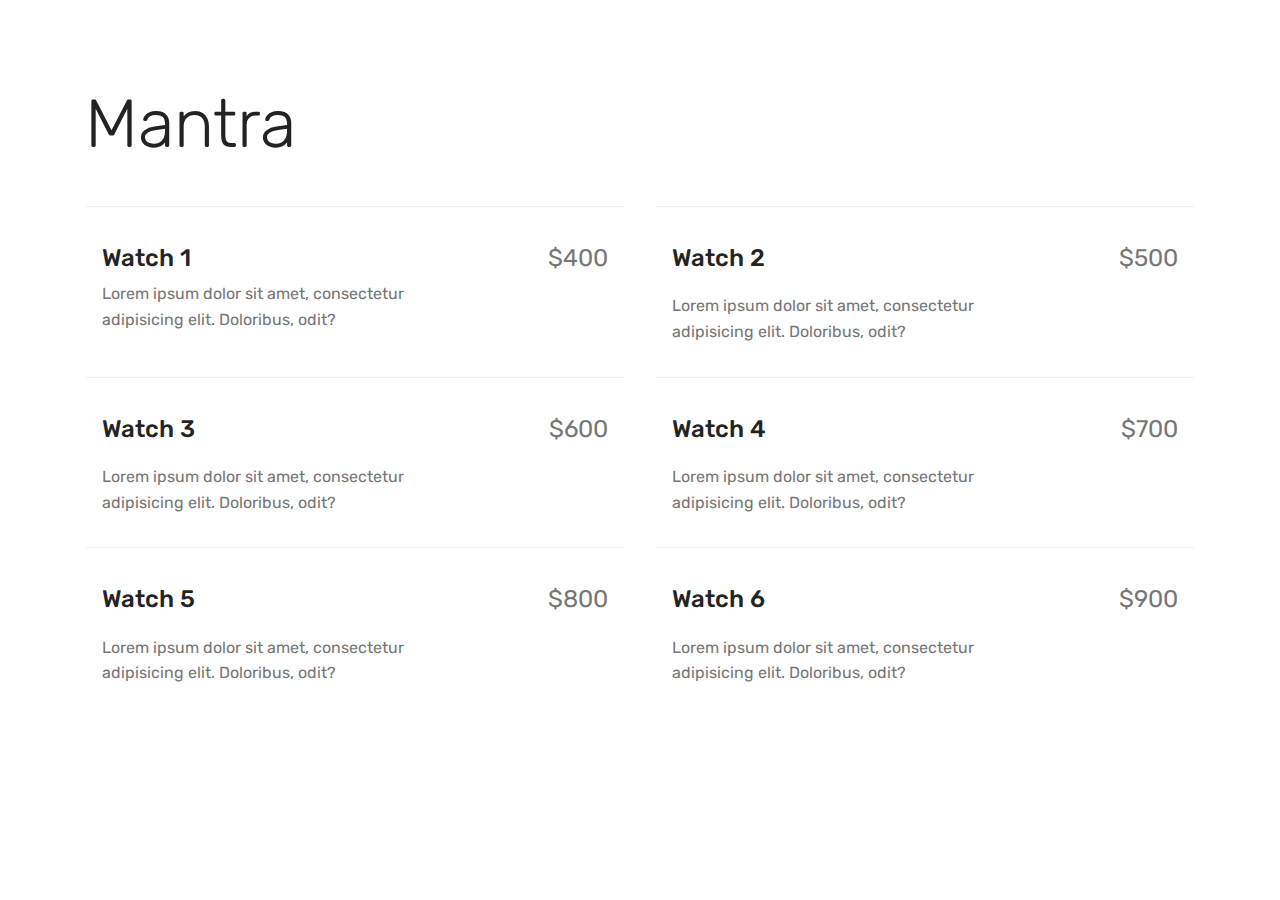
<file: page4.html>
<!DOCTYPE html>
<html  >
<head>
  <!-- Site made with Mobirise Website Builder v4.10.5, https://mobirise.com -->
  <meta charset="UTF-8">
  <meta http-equiv="X-UA-Compatible" content="IE=edge">
  <meta name="generator" content="Mobirise v4.10.5, mobirise.com">
  <meta name="viewport" content="width=device-width, initial-scale=1, minimum-scale=1">
  <link rel="shortcut icon" href="assets/images/logo4.png" type="image/x-icon">
  <meta name="description" content="Website Maker Description">
  
  <title>Mantra</title>
  <link rel="stylesheet" href="assets/tether/tether.min.css">
  <link rel="stylesheet" href="assets/bootstrap/css/bootstrap.min.css">
  <link rel="stylesheet" href="assets/bootstrap/css/bootstrap-grid.min.css">
  <link rel="stylesheet" href="assets/bootstrap/css/bootstrap-reboot.min.css">
  <link rel="stylesheet" href="assets/theme/css/style.css">
  <link rel="stylesheet" href="assets/mobirise/css/mbr-additional.css" type="text/css">
  
  
  
</head>
<body>
  <section class="services3 cid-rwJPjtctHU" id="services3-9">
    <!---->
    
    <!---->
    <!--Overlay-->
    
    <!--Container-->
    <div class="container">
        <div class="row">
            <!--Titles-->
            <div class="title pb-5 col-12">
                <h2 class="align-left mbr-fonts-style display-1">
                    Mantra</h2>
                
            </div>
            <!--Card-1-->
            <div class="card px-3 col-12 col-md-6">
                <div class="card-wrapper media-container-row media-container-row">
                    <div class="card-box">
                        <div class="top-line pb-1">
                            <h4 class="card-title mbr-fonts-style display-5">
                                Watch 1
                            </h4>
                            <p class="mbr-text card-title cost mbr-fonts-style m-0 display-5">
                                $400
                            </p>
                        </div>
                        <div class="bottom-line">
                            <p class="mbr-text mbr-fonts-style display-7">
                                Lorem ipsum dolor sit amet, consectetur adipisicing elit. Doloribus, odit?
                            </p>
                        </div>
                    </div>
                </div>
            </div>
            <!--Card-2-->
            <div class="card px-3 col-12 col-md-6">
                <div class="card-wrapper media-container-row media-container-row">
                    <div class="card-box">
                        <div class="top-line pb-3">
                            <h4 class="card-title mbr-fonts-style display-5">
                                Watch 2
                            </h4>
                            <p class="mbr-text card-title cost mbr-fonts-style m-0 display-5">
                                $500
                            </p>
                        </div>
                        <div class="bottom-line">
                            <p class="mbr-text mbr-fonts-style display-7">
                                Lorem ipsum dolor sit amet, consectetur adipisicing elit. Doloribus, odit?
                            </p>
                        </div>
                    </div>
                </div>
            </div>
            <!--Card-3-->
            <div class="card px-3 col-12 col-md-6">
                <div class="card-wrapper media-container-row media-container-row">
                    <div class="card-box">
                        <div class="top-line pb-3">
                            <h4 class="card-title mbr-fonts-style display-5">
                                Watch 3
                            </h4>
                            <p class="mbr-text card-title cost mbr-fonts-style m-0 display-5">
                                $600
                            </p>
                        </div>
                        <div class="bottom-line">
                            <p class="mbr-text mbr-fonts-style display-7">
                                Lorem ipsum dolor sit amet, consectetur adipisicing elit. Doloribus, odit?
                            </p>
                        </div>
                    </div>
                </div>
            </div>
            <!--Card-4-->
            <div class="card px-3 col-12 col-md-6">
                <div class="card-wrapper media-container-row media-container-row">
                    <div class="card-box">
                        <div class="top-line pb-3">
                            <h4 class="card-title mbr-fonts-style display-5">
                                Watch 4
                            </h4>
                            <p class="mbr-text card-title cost mbr-fonts-style m-0 display-5">
                                $700
                            </p>
                        </div>
                        <div class="bottom-line">
                            <p class="mbr-text mbr-fonts-style display-7">
                                Lorem ipsum dolor sit amet, consectetur adipisicing elit. Doloribus, odit?
                            </p>
                        </div>
                    </div>
                </div>
            </div>
            <!--Card-5-->
            <div class="card px-3 col-12 col-md-6">
                <div class="card-wrapper media-container-row media-container-row">
                    <div class="card-box">
                        <div class="top-line pb-3">
                            <h4 class="card-title mbr-fonts-style display-5">
                                Watch 5
                            </h4>
                            <p class="mbr-text card-title cost mbr-fonts-style m-0 display-5">
                                $800
                            </p>
                        </div>
                        <div class="bottom-line">
                            <p class="mbr-text mbr-fonts-style display-7">
                                Lorem ipsum dolor sit amet, consectetur adipisicing elit. Doloribus, odit?
                            </p>
                        </div>
                    </div>
                </div>
            </div>
            <!--Card-6-->
            <div class="card px-3 col-12 col-md-6">
                <div class="card-wrapper media-container-row media-container-row">
                    <div class="card-box">
                        <div class="top-line pb-3">
                            <h4 class="card-title mbr-fonts-style display-5">
                                Watch 6
                            </h4>
                            <p class="mbr-text card-title cost mbr-fonts-style m-0 display-5">
                                $900
                            </p>
                        </div>
                        <div class="bottom-line">
                            <p class="mbr-text mbr-fonts-style display-7">
                                Lorem ipsum dolor sit amet, consectetur adipisicing elit. Doloribus, odit?
                            </p>
                        </div>
                    </div>
                </div>
            </div>
            <!--Card-7-->
            
            <!--Card-8-->
            
            <!--Card-9-->
            
            <!--Card-10-->
            
            <!--Card-11-->
            
            <!--Card-12-->
            
        </div>
    </div>
</section>


  <section class="engine"><a href="https://mobirise.info/l">free web templates</a></section><script src="assets/web/assets/jquery/jquery.min.js"></script>
  <script src="assets/popper/popper.min.js"></script>
  <script src="assets/tether/tether.min.js"></script>
  <script src="assets/bootstrap/js/bootstrap.min.js"></script>
  <script src="assets/smoothscroll/smooth-scroll.js"></script>
  <script src="assets/theme/js/script.js"></script>
  
  
</body>
</html>
</file>
<file: assets/web/assets/mobirise-icons/mobirise-icons.css>
@font-face {
  font-family: 'MobiriseIcons';
  src:  url('mobirise-icons.eot?spat4u');
  src:  url('mobirise-icons.eot?spat4u#iefix') format('embedded-opentype'),
    url('mobirise-icons.ttf?spat4u') format('truetype'),
    url('mobirise-icons.woff?spat4u') format('woff'),
    url('mobirise-icons.svg?spat4u#MobiriseIcons') format('svg');
  font-weight: normal;
  font-style: normal;
}

[class^="mbri-"], [class*=" mbri-"] {
  /* use !important to prevent issues with browser extensions that change fonts */
  font-family: MobiriseIcons !important;
  speak: none;
  font-style: normal;
  font-weight: normal;
  font-variant: normal;
  text-transform: none;
  line-height: 1;

  /* Better Font Rendering =========== */
  -webkit-font-smoothing: antialiased;
  -moz-osx-font-smoothing: grayscale;
}

.mbri-add-submenu:before {
  content: "\e900";
}
.mbri-alert:before {
  content: "\e901";
}
.mbri-align-center:before {
  content: "\e902";
}
.mbri-align-justify:before {
  content: "\e903";
}
.mbri-align-left:before {
  content: "\e904";
}
.mbri-align-right:before {
  content: "\e905";
}
.mbri-android:before {
  content: "\e906";
}
.mbri-apple:before {
  content: "\e907";
}
.mbri-arrow-down:before {
  content: "\e908";
}
.mbri-arrow-next:before {
  content: "\e909";
}
.mbri-arrow-prev:before {
  content: "\e90a";
}
.mbri-arrow-up:before {
  content: "\e90b";
}
.mbri-bold:before {
  content: "\e90c";
}
.mbri-bookmark:before {
  content: "\e90d";
}
.mbri-bootstrap:before {
  content: "\e90e";
}
.mbri-briefcase:before {
  content: "\e90f";
}
.mbri-browse:before {
  content: "\e910";
}
.mbri-bulleted-list:before {
  content: "\e911";
}
.mbri-calendar:before {
  content: "\e912";
}
.mbri-camera:before {
  content: "\e913";
}
.mbri-cart-add:before {
  content: "\e914";
}
.mbri-cart-full:before {
  content: "\e915";
}
.mbri-cash:before {
  content: "\e916";
}
.mbri-change-style:before {
  content: "\e917";
}
.mbri-chat:before {
  content: "\e918";
}
.mbri-clock:before {
  content: "\e919";
}
.mbri-close:before {
  content: "\e91a";
}
.mbri-cloud:before {
  content: "\e91b";
}
.mbri-code:before {
  content: "\e91c";
}
.mbri-contact-form:before {
  content: "\e91d";
}
.mbri-credit-card:before {
  content: "\e91e";
}
.mbri-cursor-click:before {
  content: "\e91f";
}
.mbri-cust-feedback:before {
  content: "\e920";
}
.mbri-database:before {
  content: "\e921";
}
.mbri-delivery:before {
  content: "\e922";
}
.mbri-desktop:before {
  content: "\e923";
}
.mbri-devices:before {
  content: "\e924";
}
.mbri-down:before {
  content: "\e925";
}
.mbri-download:before {
  content: "\e989";
}
.mbri-drag-n-drop:before {
  content: "\e927";
}
.mbri-drag-n-drop2:before {
  content: "\e928";
}
.mbri-edit:before {
  content: "\e929";
}
.mbri-edit2:before {
  content: "\e92a";
}
.mbri-error:before {
  content: "\e92b";
}
.mbri-extension:before {
  content: "\e92c";
}
.mbri-features:before {
  content: "\e92d";
}
.mbri-file:before {
  content: "\e92e";
}
.mbri-flag:before {
  content: "\e92f";
}
.mbri-folder:before {
  content: "\e930";
}
.mbri-gift:before {
  content: "\e931";
}
.mbri-github:before {
  content: "\e932";
}
.mbri-globe:before {
  content: "\e933";
}
.mbri-globe-2:before {
  content: "\e934";
}
.mbri-growing-chart:before {
  content: "\e935";
}
.mbri-hearth:before {
  content: "\e936";
}
.mbri-help:before {
  content: "\e937";
}
.mbri-home:before {
  content: "\e938";
}
.mbri-hot-cup:before {
  content: "\e939";
}
.mbri-idea:before {
  content: "\e93a";
}
.mbri-image-gallery:before {
  content: "\e93b";
}
.mbri-image-slider:before {
  content: "\e93c";
}
.mbri-info:before {
  content: "\e93d";
}
.mbri-italic:before {
  content: "\e93e";
}
.mbri-key:before {
  content: "\e93f";
}
.mbri-laptop:before {
  content: "\e940";
}
.mbri-layers:before {
  content: "\e941";
}
.mbri-left-right:before {
  content: "\e942";
}
.mbri-left:before {
  content: "\e943";
}
.mbri-letter:before {
  content: "\e944";
}
.mbri-like:before {
  content: "\e945";
}
.mbri-link:before {
  content: "\e946";
}
.mbri-lock:before {
  content: "\e947";
}
.mbri-login:before {
  content: "\e948";
}
.mbri-logout:before {
  content: "\e949";
}
.mbri-magic-stick:before {
  content: "\e94a";
}
.mbri-map-pin:before {
  content: "\e94b";
}
.mbri-menu:before {
  content: "\e94c";
}
.mbri-mobile:before {
  content: "\e94d";
}
.mbri-mobile2:before {
  content: "\e94e";
}
.mbri-mobirise:before {
  content: "\e94f";
}
.mbri-more-horizontal:before {
  content: "\e950";
}
.mbri-more-vertical:before {
  content: "\e951";
}
.mbri-music:before {
  content: "\e952";
}
.mbri-new-file:before {
  content: "\e953";
}
.mbri-numbered-list:before {
  content: "\e954";
}
.mbri-opened-folder:before {
  content: "\e955";
}
.mbri-pages:before {
  content: "\e956";
}
.mbri-paper-plane:before {
  content: "\e957";
}
.mbri-paperclip:before {
  content: "\e958";
}
.mbri-photo:before {
  content: "\e959";
}
.mbri-photos:before {
  content: "\e95a";
}
.mbri-pin:before {
  content: "\e95b";
}
.mbri-play:before {
  content: "\e95c";
}
.mbri-plus:before {
  content: "\e95d";
}
.mbri-preview:before {
  content: "\e95e";
}
.mbri-print:before {
  content: "\e95f";
}
.mbri-protect:before {
  content: "\e960";
}
.mbri-question:before {
  content: "\e961";
}
.mbri-quote-left:before {
  content: "\e962";
}
.mbri-quote-right:before {
  content: "\e963";
}
.mbri-refresh:before {
  content: "\e964";
}
.mbri-responsive:before {
  content: "\e965";
}
.mbri-right:before {
  content: "\e966";
}
.mbri-rocket:before {
  content: "\e967";
}
.mbri-sad-face:before {
  content: "\e968";
}
.mbri-sale:before {
  content: "\e969";
}
.mbri-save:before {
  content: "\e96a";
}
.mbri-search:before {
  content: "\e96b";
}
.mbri-setting:before {
  content: "\e96c";
}
.mbri-setting2:before {
  content: "\e96d";
}
.mbri-setting3:before {
  content: "\e96e";
}
.mbri-share:before {
  content: "\e96f";
}
.mbri-shopping-bag:before {
  content: "\e970";
}
.mbri-shopping-basket:before {
  content: "\e971";
}
.mbri-shopping-cart:before {
  content: "\e972";
}
.mbri-sites:before {
  content: "\e973";
}
.mbri-smile-face:before {
  content: "\e974";
}
.mbri-speed:before {
  content: "\e975";
}
.mbri-star:before {
  content: "\e976";
}
.mbri-success:before {
  content: "\e977";
}
.mbri-sun:before {
  content: "\e978";
}
.mbri-sun2:before {
  content: "\e979";
}
.mbri-tablet:before {
  content: "\e97a";
}
.mbri-tablet-vertical:before {
  content: "\e97b";
}
.mbri-target:before {
  content: "\e97c";
}
.mbri-timer:before {
  content: "\e97d";
}
.mbri-to-ftp:before {
  content: "\e97e";
}
.mbri-to-local-drive:before {
  content: "\e97f";
}
.mbri-touch-swipe:before {
  content: "\e980";
}
.mbri-touch:before {
  content: "\e981";
}
.mbri-trash:before {
  content: "\e982";
}
.mbri-underline:before {
  content: "\e983";
}
.mbri-unlink:before {
  content: "\e984";
}
.mbri-unlock:before {
  content: "\e985";
}
.mbri-up-down:before {
  content: "\e986";
}
.mbri-up:before {
  content: "\e987";
}
.mbri-update:before {
  content: "\e988";
}
.mbri-upload:before {
 content: "\e926"; 
}
.mbri-user:before {
  content: "\e98a";
}
.mbri-user2:before {
  content: "\e98b";
}
.mbri-users:before {
  content: "\e98c";
}
.mbri-video:before {
  content: "\e98d";
}
.mbri-video-play:before {
  content: "\e98e";
}
.mbri-watch:before {
  content: "\e98f";
}
.mbri-website-theme:before {
  content: "\e990";
}
.mbri-wifi:before {
  content: "\e991";
}
.mbri-windows:before {
  content: "\e992";
}
.mbri-zoom-out:before {
  content: "\e993";
}
.mbri-redo:before {
  content: "\e994";
}
.mbri-undo:before {
  content: "\e995";
}
</file>
<file: assets/socicon/css/styles.css>
@charset "UTF-8";

@font-face {
  font-family: "socicon";
  src:url("../fonts/socicon.eot");
  src:url("../fonts/socicon.eot?#iefix") format("embedded-opentype"),
    url("../fonts/socicon.woff") format("woff"),
    url("../fonts/socicon.ttf") format("truetype"),
    url("../fonts/socicon.svg#socicon") format("svg");
  font-weight: normal;
  font-style: normal;

}

[data-icon]:before {
  font-family: "socicon" !important;
  content: attr(data-icon);
  font-style: normal !important;
  font-weight: normal !important;
  font-variant: normal !important;
  text-transform: none !important;
  speak: none;
  line-height: 1;
  -webkit-font-smoothing: antialiased;
  -moz-osx-font-smoothing: grayscale;
}

[class^="socicon-"]:before,
[class*=" socicon-"]:before {
  font-family: "socicon" !important;
  font-style: normal !important;
  font-weight: normal !important;
  font-variant: normal !important;
  text-transform: none !important;
  speak: none;
  line-height: 1;
  -webkit-font-smoothing: antialiased;
  -moz-osx-font-smoothing: grayscale;
}

.socicon-modelmayhem:before {
  content: "\e000";
}
.socicon-mixcloud:before {
  content: "\e001";
}
.socicon-drupal:before {
  content: "\e002";
}
.socicon-swarm:before {
  content: "\e003";
}
.socicon-istock:before {
  content: "\e004";
}
.socicon-yammer:before {
  content: "\e005";
}
.socicon-ello:before {
  content: "\e006";
}
.socicon-stackoverflow:before {
  content: "\e007";
}
.socicon-persona:before {
  content: "\e008";
}
.socicon-triplej:before {
  content: "\e009";
}
.socicon-houzz:before {
  content: "\e00a";
}
.socicon-rss:before {
  content: "\e00b";
}
.socicon-paypal:before {
  content: "\e00c";
}
.socicon-odnoklassniki:before {
  content: "\e00d";
}
.socicon-airbnb:before {
  content: "\e00e";
}
.socicon-periscope:before {
  content: "\e00f";
}
.socicon-outlook:before {
  content: "\e010";
}
.socicon-coderwall:before {
  content: "\e011";
}
.socicon-tripadvisor:before {
  content: "\e012";
}
.socicon-appnet:before {
  content: "\e013";
}
.socicon-goodreads:before {
  content: "\e014";
}
.socicon-tripit:before {
  content: "\e015";
}
.socicon-lanyrd:before {
  content: "\e016";
}
.socicon-slideshare:before {
  content: "\e017";
}
.socicon-buffer:before {
  content: "\e018";
}
.socicon-disqus:before {
  content: "\e019";
}
.socicon-vkontakte:before {
  content: "\e01a";
}
.socicon-whatsapp:before {
  content: "\e01b";
}
.socicon-patreon:before {
  content: "\e01c";
}
.socicon-storehouse:before {
  content: "\e01d";
}
.socicon-pocket:before {
  content: "\e01e";
}
.socicon-mail:before {
  content: "\e01f";
}
.socicon-blogger:before {
  content: "\e020";
}
.socicon-technorati:before {
  content: "\e021";
}
.socicon-reddit:before {
  content: "\e022";
}
.socicon-dribbble:before {
  content: "\e023";
}
.socicon-stumbleupon:before {
  content: "\e024";
}
.socicon-digg:before {
  content: "\e025";
}
.socicon-envato:before {
  content: "\e026";
}
.socicon-behance:before {
  content: "\e027";
}
.socicon-delicious:before {
  content: "\e028";
}
.socicon-deviantart:before {
  content: "\e029";
}
.socicon-forrst:before {
  content: "\e02a";
}
.socicon-play:before {
  content: "\e02b";
}
.socicon-zerply:before {
  content: "\e02c";
}
.socicon-wikipedia:before {
  content: "\e02d";
}
.socicon-apple:before {
  content: "\e02e";
}
.socicon-flattr:before {
  content: "\e02f";
}
.socicon-github:before {
  content: "\e030";
}
.socicon-renren:before {
  content: "\e031";
}
.socicon-friendfeed:before {
  content: "\e032";
}
.socicon-newsvine:before {
  content: "\e033";
}
.socicon-identica:before {
  content: "\e034";
}
.socicon-bebo:before {
  content: "\e035";
}
.socicon-zynga:before {
  content: "\e036";
}
.socicon-steam:before {
  content: "\e037";
}
.socicon-xbox:before {
  content: "\e038";
}
.socicon-windows:before {
  content: "\e039";
}
.socicon-qq:before {
  content: "\e03a";
}
.socicon-douban:before {
  content: "\e03b";
}
.socicon-meetup:before {
  content: "\e03c";
}
.socicon-playstation:before {
  content: "\e03d";
}
.socicon-android:before {
  content: "\e03e";
}
.socicon-snapchat:before {
  content: "\e03f";
}
.socicon-twitter:before {
  content: "\e040";
}
.socicon-facebook:before {
  content: "\e041";
}
.socicon-googleplus:before {
  content: "\e042";
}
.socicon-pinterest:before {
  content: "\e043";
}
.socicon-foursquare:before {
  content: "\e044";
}
.socicon-yahoo:before {
  content: "\e045";
}
.socicon-skype:before {
  content: "\e046";
}
.socicon-yelp:before {
  content: "\e047";
}
.socicon-feedburner:before {
  content: "\e048";
}
.socicon-linkedin:before {
  content: "\e049";
}
.socicon-viadeo:before {
  content: "\e04a";
}
.socicon-xing:before {
  content: "\e04b";
}
.socicon-myspace:before {
  content: "\e04c";
}
.socicon-soundcloud:before {
  content: "\e04d";
}
.socicon-spotify:before {
  content: "\e04e";
}
.socicon-grooveshark:before {
  content: "\e04f";
}
.socicon-lastfm:before {
  content: "\e050";
}
.socicon-youtube:before {
  content: "\e051";
}
.socicon-vimeo:before {
  content: "\e052";
}
.socicon-dailymotion:before {
  content: "\e053";
}
.socicon-vine:before {
  content: "\e054";
}
.socicon-flickr:before {
  content: "\e055";
}
.socicon-500px:before {
  content: "\e056";
}
.socicon-wordpress:before {
  content: "\e058";
}
.socicon-tumblr:before {
  content: "\e059";
}
.socicon-twitch:before {
  content: "\e05a";
}
.socicon-8tracks:before {
  content: "\e05b";
}
.socicon-amazon:before {
  content: "\e05c";
}
.socicon-icq:before {
  content: "\e05d";
}
.socicon-smugmug:before {
  content: "\e05e";
}
.socicon-ravelry:before {
  content: "\e05f";
}
.socicon-weibo:before {
  content: "\e060";
}
.socicon-baidu:before {
  content: "\e061";
}
.socicon-angellist:before {
  content: "\e062";
}
.socicon-ebay:before {
  content: "\e063";
}
.socicon-imdb:before {
  content: "\e064";
}
.socicon-stayfriends:before {
  content: "\e065";
}
.socicon-residentadvisor:before {
  content: "\e066";
}
.socicon-google:before {
  content: "\e067";
}
.socicon-yandex:before {
  content: "\e068";
}
.socicon-sharethis:before {
  content: "\e069";
}
.socicon-bandcamp:before {
  content: "\e06a";
}
.socicon-itunes:before {
  content: "\e06b";
}
.socicon-deezer:before {
  content: "\e06c";
}
.socicon-telegram:before {
  content: "\e06e";
}
.socicon-openid:before {
  content: "\e06f";
}
.socicon-amplement:before {
  content: "\e070";
}
.socicon-viber:before {
  content: "\e071";
}
.socicon-zomato:before {
  content: "\e072";
}
.socicon-draugiem:before {
  content: "\e074";
}
.socicon-endomodo:before {
  content: "\e075";
}
.socicon-filmweb:before {
  content: "\e076";
}
.socicon-stackexchange:before {
  content: "\e077";
}
.socicon-wykop:before {
  content: "\e078";
}
.socicon-teamspeak:before {
  content: "\e079";
}
.socicon-teamviewer:before {
  content: "\e07a";
}
.socicon-ventrilo:before {
  content: "\e07b";
}
.socicon-younow:before {
  content: "\e07c";
}
.socicon-raidcall:before {
  content: "\e07d";
}
.socicon-mumble:before {
  content: "\e07e";
}
.socicon-medium:before {
  content: "\e06d";
}
.socicon-bebee:before {
  content: "\e07f";
}
.socicon-hitbox:before {
  content: "\e080";
}
.socicon-reverbnation:before {
  content: "\e081";
}
.socicon-formulr:before {
  content: "\e082";
}
.socicon-instagram:before {
  content: "\e057";
}
.socicon-battlenet:before {
  content: "\e083";
}
.socicon-chrome:before {
  content: "\e084";
}
.socicon-discord:before {
  content: "\e086";
}
.socicon-issuu:before {
  content: "\e087";
}
.socicon-macos:before {
  content: "\e088";
}
.socicon-firefox:before {
  content: "\e089";
}
.socicon-opera:before {
  content: "\e08d";
}
.socicon-keybase:before {
  content: "\e090";
}
.socicon-alliance:before {
  content: "\e091";
}
.socicon-livejournal:before {
  content: "\e092";
}
.socicon-googlephotos:before {
  content: "\e093";
}
.socicon-horde:before {
  content: "\e094";
}
.socicon-etsy:before {
  content: "\e095";
}
.socicon-zapier:before {
  content: "\e096";
}
.socicon-google-scholar:before {
  content: "\e097";
}
.socicon-researchgate:before {
  content: "\e098";
}
.socicon-wechat:before {
  content: "\e099";
}
.socicon-strava:before {
  content: "\e09a";
}
.socicon-line:before {
  content: "\e09b";
}
.socicon-lyft:before {
  content: "\e09c";
}
.socicon-uber:before {
  content: "\e09d";
}
.socicon-songkick:before {
  content: "\e09e";
}
.socicon-viewbug:before {
  content: "\e09f";
}
.socicon-googlegroups:before {
  content: "\e0a0";
}
.socicon-quora:before {
  content: "\e073";
}
.socicon-diablo:before {
  content: "\e085";
}
.socicon-blizzard:before {
  content: "\e0a1";
}
.socicon-hearthstone:before {
  content: "\e08b";
}
.socicon-heroes:before {
  content: "\e08a";
}
.socicon-overwatch:before {
  content: "\e08c";
}
.socicon-warcraft:before {
  content: "\e08e";
}
.socicon-starcraft:before {
  content: "\e08f";
}
.socicon-beam:before {
  content: "\e0a2";
}
.socicon-curse:before {
  content: "\e0a3";
}
.socicon-player:before {
  content: "\e0a4";
}
.socicon-streamjar:before {
  content: "\e0a5";
}
.socicon-nintendo:before {
  content: "\e0a6";
}
.socicon-hellocoton:before {
  content: "\e0a7";
}
</file>
<file: assets/theme/css/style.css>
/*!
 * Mobirise v4 theme (https://mobirise.com/)
 * Copyright 2017 Mobirise
 */
section {
  background-color: #eeeeee; }

section,
.container,
.container-fluid {
  position: relative;
  word-wrap: break-word; }

a.mbr-iconfont:hover {
  text-decoration: none; }

.article .lead p, .article .lead ul, .article .lead ol, .article .lead pre, .article .lead blockquote {
  margin-bottom: 0; }

a {
  font-style: normal;
  font-weight: 400;
  cursor: pointer; }
  a, a:hover {
    text-decoration: none; }

figure {
  margin-bottom: 0; }

body {
  color: #232323; }

h1, h2, h3, h4, h5, h6,
.h1, .h2, .h3, .h4, .h5, .h6,
.display-1, .display-2, .display-3, .display-4 {
  line-height: 1;
  word-break: break-word;
  word-wrap: break-word; }

b, strong {
  font-weight: bold; }

blockquote {
  padding: 10px 0 10px 20px;
  position: relative;
  border-left: 2px solid;
  border-color: #ff3366; }

input:-webkit-autofill, input:-webkit-autofill:hover, input:-webkit-autofill:focus, input:-webkit-autofill:active {
  transition-delay: 9999s;
  transition-property: background-color, color; }

textarea[type="hidden"] {
  display: none; }

body {
  position: relative; }

section {
  background-position: 50% 50%;
  background-repeat: no-repeat;
  background-size: cover; }
  section .mbr-background-video,
  section .mbr-background-video-preview {
    position: absolute;
    bottom: 0;
    left: 0;
    right: 0;
    top: 0; }

.hidden {
  visibility: hidden; }

.mbr-z-index20 {
  z-index: 20; }

/*! Base colors */
.mbr-white {
  color: #ffffff; }

.mbr-black {
  color: #000000; }

.mbr-bg-white {
  background-color: #ffffff; }

.mbr-bg-black {
  background-color: #000000; }

/*! Text-aligns */
.align-left {
  text-align: left; }

.align-center {
  text-align: center; }

.align-right {
  text-align: right; }

@media (max-width: 767px) {
  .align-left, .align-center, .align-right, .mbr-section-btn, .mbr-section-title {
    text-align: center; } }
/*! Font-weight  */
.mbr-light {
  font-weight: 300; }

.mbr-regular {
  font-weight: 400; }

.mbr-semibold {
  font-weight: 500; }

.mbr-bold {
  font-weight: 700; }

/*! Media  */
.media-size-item {
  -webkit-flex: 1 1 auto;
  -moz-flex: 1 1 auto;
  -ms-flex: 1 1 auto;
  -o-flex: 1 1 auto;
  flex: 1 1 auto; }

.media-content {
  -webkit-flex-basis: 100%;
  flex-basis: 100%; }

.media-container-row {
  display: -ms-flexbox;
  display: -webkit-flex;
  display: flex;
  -webkit-flex-direction: row;
  -ms-flex-direction: row;
  flex-direction: row;
  -webkit-flex-wrap: wrap;
  -ms-flex-wrap: wrap;
  flex-wrap: wrap;
  -webkit-justify-content: center;
  -ms-flex-pack: center;
  justify-content: center;
  -webkit-align-content: center;
  -ms-flex-line-pack: center;
  align-content: center;
  -webkit-align-items: start;
  -ms-flex-align: start;
  align-items: start; }
  .media-container-row .media-size-item {
    width: 400px; }

.media-container-column {
  display: -ms-flexbox;
  display: -webkit-flex;
  display: flex;
  -webkit-flex-direction: column;
  -ms-flex-direction: column;
  flex-direction: column;
  -webkit-flex-wrap: wrap;
  -ms-flex-wrap: wrap;
  flex-wrap: wrap;
  -webkit-justify-content: center;
  -ms-flex-pack: center;
  justify-content: center;
  -webkit-align-content: center;
  -ms-flex-line-pack: center;
  align-content: center;
  -webkit-align-items: stretch;
  -ms-flex-align: stretch;
  align-items: stretch; }
  .media-container-column > * {
    width: 100%; }

@media (min-width: 992px) {
  .media-container-row {
    -webkit-flex-wrap: nowrap;
    -ms-flex-wrap: nowrap;
    flex-wrap: nowrap; } }
figure {
  overflow: hidden; }

figure[mbr-media-size] {
  transition: width 0.1s; }

.mbr-figure img, .mbr-figure iframe {
  display: block;
  width: 100%; }

.card {
  background-color: transparent;
  border: none; }

.card-box {
  width: 100%; }

.card-img {
  text-align: center;
  flex-shrink: 0;
  -webkit-flex-shrink: 0; }

.media {
  max-width: 100%;
  margin: 0 auto; }

.mbr-figure {
  -ms-flex-item-align: center;
  -ms-grid-row-align: center;
  -webkit-align-self: center;
  align-self: center; }

.media-container > div {
  max-width: 100%; }

.mbr-figure img, .card-img img {
  width: 100%; }

@media (max-width: 991px) {
  .media-size-item {
    width: auto !important; }

  .media {
    width: auto; }

  .mbr-figure {
    width: 100% !important; } }
/*! Buttons */
.mbr-section-btn {
  margin-left: -.25rem;
  margin-right: -.25rem;
  font-size: 0; }

nav .mbr-section-btn {
  margin-left: 0rem;
  margin-right: 0rem; }

/*! Btn icon margin */
.btn .mbr-iconfont, .btn.btn-sm .mbr-iconfont {
  cursor: pointer;
  margin-right: 0.5rem; }

.btn.btn-md .mbr-iconfont, .btn.btn-md .mbr-iconfont {
  margin-right: 0.8rem; }

.mbr-regular {
  font-weight: 400; }

.mbr-semibold {
  font-weight: 500; }

.mbr-bold {
  font-weight: 700; }

[type="submit"] {
  -webkit-appearance: none; }

/*! Full-screen */
.mbr-fullscreen .mbr-overlay {
  min-height: 100vh; }

.mbr-fullscreen {
  display: flex;
  display: -webkit-flex;
  display: -moz-flex;
  display: -ms-flex;
  display: -o-flex;
  align-items: center;
  -webkit-align-items: center;
  min-height: 100vh;
  padding-top: 3rem;
  padding-bottom: 3rem; }

/*! Map */
.map {
  height: 25rem;
  position: relative; }
  .map iframe {
    width: 100%;
    height: 100%; }

/* Form */
.form-asterisk {
  font-family: initial;
  position: absolute;
  top: -2px;
  font-weight: normal; }

/*! Scroll to top arrow */
.mbr-arrow-up {
  bottom: 25px;
  right: 90px;
  position: fixed;
  text-align: right;
  z-index: 5000;
  color: #ffffff;
  font-size: 32px;
  transform: rotate(180deg);
  -webkit-transform: rotate(180deg); }

.mbr-arrow-up a {
  background: rgba(0, 0, 0, 0.2);
  border-radius: 3px;
  color: #fff;
  display: inline-block;
  height: 60px;
  width: 60px;
  outline-style: none !important;
  position: relative;
  text-decoration: none;
  transition: all .3s ease-in-out;
  cursor: pointer;
  text-align: center; }
  .mbr-arrow-up a:hover {
    background-color: rgba(0, 0, 0, 0.4); }
  .mbr-arrow-up a i {
    line-height: 60px; }

.mbr-arrow-up-icon {
  display: block;
  color: #fff; }

.mbr-arrow-up-icon::before {
  content: "\203a";
  display: inline-block;
  font-family: serif;
  font-size: 32px;
  line-height: 1;
  font-style: normal;
  position: relative;
  top: 6px;
  left: -4px;
  -webkit-transform: rotate(-90deg);
  transform: rotate(-90deg); }

/*! Arrow Down */
.mbr-arrow {
  position: absolute;
  bottom: 45px;
  left: 50%;
  width: 60px;
  height: 60px;
  cursor: pointer;
  background-color: rgba(80, 80, 80, 0.5);
  border-radius: 50%;
  -webkit-transform: translateX(-50%);
  transform: translateX(-50%); }
  .mbr-arrow > a {
    display: inline-block;
    text-decoration: none;
    outline-style: none;
    -webkit-animation: arrowdown 1.7s ease-in-out infinite;
    animation: arrowdown 1.7s ease-in-out infinite; }
    .mbr-arrow > a > i {
      position: absolute;
      top: -2px;
      left: 15px;
      font-size: 2rem; }

@keyframes arrowdown {
  0% {
    transform: translateY(0px);
    -webkit-transform: translateY(0px); }
  50% {
    transform: translateY(-5px);
    -webkit-transform: translateY(-5px); }
  100% {
    transform: translateY(0px);
    -webkit-transform: translateY(0px); } }
@-webkit-keyframes arrowdown {
  0% {
    transform: translateY(0px);
    -webkit-transform: translateY(0px); }
  50% {
    transform: translateY(-5px);
    -webkit-transform: translateY(-5px); }
  100% {
    transform: translateY(0px);
    -webkit-transform: translateY(0px); } }
@media (max-width: 500px) {
  .mbr-arrow-up {
    left: 50%;
    right: auto;
    transform: translateX(-50%) rotate(180deg);
    -webkit-transform: translateX(-50%) rotate(180deg); } }
/*Gradients animation*/
@keyframes gradient-animation {
  from {
    background-position: 0% 100%;
    animation-timing-function: ease-in-out; }
  to {
    background-position: 100% 0%;
    animation-timing-function: ease-in-out; } }
@-webkit-keyframes gradient-animation {
  from {
    background-position: 0% 100%;
    animation-timing-function: ease-in-out; }
  to {
    background-position: 100% 0%;
    animation-timing-function: ease-in-out; } }
.bg-gradient {
  background-size: 200% 200%;
  animation: gradient-animation 5s infinite alternate;
  -webkit-animation: gradient-animation 5s infinite alternate; }

.menu .navbar-brand {
  display: -webkit-flex; }
  .menu .navbar-brand span {
    display: flex;
    display: -webkit-flex; }
  .menu .navbar-brand .navbar-caption-wrap {
    display: -webkit-flex; }
  .menu .navbar-brand .navbar-logo img {
    display: -webkit-flex; }
@media (min-width: 768px) and (max-width: 991px) {
  .menu .navbar-toggleable-sm .navbar-nav {
    display: -webkit-box;
    display: -webkit-flex;
    display: -ms-flexbox; } }
@media (max-width: 991px) {
  .menu .navbar-collapse {
    max-height: 93.5vh; }
    .menu .navbar-collapse.show {
      overflow: auto; } }
@media (min-width: 992px) {
  .menu .navbar-nav.nav-dropdown {
    display: -webkit-flex; }
  .menu .navbar-toggleable-sm .navbar-collapse {
    display: -webkit-flex !important; } }
@media (max-width: 767px) {
  .menu .navbar-collapse {
    max-height: 80vh; } }

.navbar {
  display: -webkit-flex;
  -webkit-flex-wrap: wrap;
  -webkit-align-items: center;
  -webkit-justify-content: space-between; }

.navbar-collapse {
  -webkit-flex-basis: 100%;
  -webkit-flex-grow: 1;
  -webkit-align-items: center; }

.nav-dropdown .link {
  padding: .667em 1.667em !important;
  margin: 0 !important; }

.nav {
  display: -webkit-flex;
  -webkit-flex-wrap: wrap; }

.row {
  display: -webkit-flex;
  -webkit-flex-wrap: wrap; }

.justify-content-center {
  -webkit-justify-content: center; }

.form-inline {
  display: -webkit-flex;
  -webkit-flex-flow: row wrap;
  -webkit-align-items: center; }

.card-wrapper {
  -webkit-flex: 1; }

.carousel-control {
  z-index: 10;
  display: -webkit-flex;
  -webkit-align-items: center;
  -webkit-justify-content: center; }

.carousel-controls {
  display: -webkit-flex; }

.media {
  display: -webkit-flex; }

.form-group:focus {
  outline: none; }

.jq-selectbox__select {
  padding: 1.07em .5em;
  position: absolute;
  top: 0;
  left: 0;
  width: 100%; }

.jq-selectbox__dropdown {
  position: absolute;
  top: 100% !important;
  left: 0 !important;
  width: 100% !important; }

.jq-selectbox__trigger-arrow {
  transform: translateY(-50%); }

.jq-selectbox li {
  padding: 1.07em .5em; }

input[type="range"] {
  padding-left: 0 !important;
  padding-right: 0 !important; }

.modal-dialog, .modal-content {
  height: 100%; }

.modal-dialog .carousel-inner {
  height: 100%;
  height: -webkit-fill-available;
  height: fill-available; }

.carousel-item {
  text-align: center; }

.carousel-item img {
  margin: auto; }

/*# sourceMappingURL=style.css.map */
.engine {
	position: absolute;
	text-indent: -2400px;
	text-align: center;
	padding: 0;
	top: 0;
	left: -2400px;
}
</file>
<file: assets/mobirise/css/mbr-additional.css>
@import url(https://fonts.googleapis.com/css?family=Rubik:300,300i,400,400i,500,500i,700,700i,900,900i);





body {
  font-style: normal;
  line-height: 1.5;
}
.mbr-section-title {
  font-style: normal;
  line-height: 1.2;
}
.mbr-section-subtitle {
  line-height: 1.3;
}
.mbr-text {
  font-style: normal;
  line-height: 1.6;
}
.display-1 {
  font-family: 'Rubik', sans-serif;
  font-size: 4.25rem;
}
.display-1 > .mbr-iconfont {
  font-size: 6.8rem;
}
.display-2 {
  font-family: 'Rubik', sans-serif;
  font-size: 3rem;
}
.display-2 > .mbr-iconfont {
  font-size: 4.8rem;
}
.display-4 {
  font-family: 'Rubik', sans-serif;
  font-size: 1rem;
}
.display-4 > .mbr-iconfont {
  font-size: 1.6rem;
}
.display-5 {
  font-family: 'Rubik', sans-serif;
  font-size: 1.5rem;
}
.display-5 > .mbr-iconfont {
  font-size: 2.4rem;
}
.display-7 {
  font-family: 'Rubik', sans-serif;
  font-size: 1rem;
}
.display-7 > .mbr-iconfont {
  font-size: 1.6rem;
}
/* ---- Fluid typography for mobile devices ---- */
/* 1.4 - font scale ratio ( bootstrap == 1.42857 ) */
/* 100vw - current viewport width */
/* (48 - 20)  48 == 48rem == 768px, 20 == 20rem == 320px(minimal supported viewport) */
/* 0.65 - min scale variable, may vary */
@media (max-width: 768px) {
  .display-1 {
    font-size: 3.4rem;
    font-size: calc( 2.1374999999999997rem + (4.25 - 2.1374999999999997) * ((100vw - 20rem) / (48 - 20)));
    line-height: calc( 1.4 * (2.1374999999999997rem + (4.25 - 2.1374999999999997) * ((100vw - 20rem) / (48 - 20))));
  }
  .display-2 {
    font-size: 2.4rem;
    font-size: calc( 1.7rem + (3 - 1.7) * ((100vw - 20rem) / (48 - 20)));
    line-height: calc( 1.4 * (1.7rem + (3 - 1.7) * ((100vw - 20rem) / (48 - 20))));
  }
  .display-4 {
    font-size: 0.8rem;
    font-size: calc( 1rem + (1 - 1) * ((100vw - 20rem) / (48 - 20)));
    line-height: calc( 1.4 * (1rem + (1 - 1) * ((100vw - 20rem) / (48 - 20))));
  }
  .display-5 {
    font-size: 1.2rem;
    font-size: calc( 1.175rem + (1.5 - 1.175) * ((100vw - 20rem) / (48 - 20)));
    line-height: calc( 1.4 * (1.175rem + (1.5 - 1.175) * ((100vw - 20rem) / (48 - 20))));
  }
}
/* Buttons */
.btn {
  font-weight: 500;
  border-width: 2px;
  font-style: normal;
  letter-spacing: 1px;
  margin: .4rem .8rem;
  white-space: normal;
  -webkit-transition: all 0.3s ease-in-out;
  -moz-transition: all 0.3s ease-in-out;
  transition: all 0.3s ease-in-out;
  display: inline-flex;
  align-items: center;
  justify-content: center;
  word-break: break-word;
  -webkit-align-items: center;
  -webkit-justify-content: center;
  display: -webkit-inline-flex;
  padding: 1rem 3rem;
  border-radius: 3px;
}
.btn-sm {
  font-weight: 500;
  letter-spacing: 1px;
  -webkit-transition: all 0.3s ease-in-out;
  -moz-transition: all 0.3s ease-in-out;
  transition: all 0.3s ease-in-out;
  padding: 0.6rem 1.5rem;
  border-radius: 3px;
}
.btn-md {
  font-weight: 500;
  letter-spacing: 1px;
  margin: .4rem .8rem !important;
  -webkit-transition: all 0.3s ease-in-out;
  -moz-transition: all 0.3s ease-in-out;
  transition: all 0.3s ease-in-out;
  padding: 1rem 3rem;
  border-radius: 3px;
}
.btn-lg {
  font-weight: 500;
  letter-spacing: 1px;
  margin: .4rem .8rem !important;
  -webkit-transition: all 0.3s ease-in-out;
  -moz-transition: all 0.3s ease-in-out;
  transition: all 0.3s ease-in-out;
  padding: 1.2rem 3.2rem;
  border-radius: 3px;
}
.bg-primary {
  background-color: #149dcc !important;
}
.bg-success {
  background-color: #f7ed4a !important;
}
.bg-info {
  background-color: #82786e !important;
}
.bg-warning {
  background-color: #879a9f !important;
}
.bg-danger {
  background-color: #b1a374 !important;
}
.btn-primary,
.btn-primary:active {
  background-color: #149dcc !important;
  border-color: #149dcc !important;
  color: #ffffff !important;
}
.btn-primary:hover,
.btn-primary:focus,
.btn-primary.focus,
.btn-primary.active {
  color: #ffffff !important;
  background-color: #0d6786 !important;
  border-color: #0d6786 !important;
}
.btn-primary.disabled,
.btn-primary:disabled {
  color: #ffffff !important;
  background-color: #0d6786 !important;
  border-color: #0d6786 !important;
}
.btn-secondary,
.btn-secondary:active {
  background-color: #ff3366 !important;
  border-color: #ff3366 !important;
  color: #ffffff !important;
}
.btn-secondary:hover,
.btn-secondary:focus,
.btn-secondary.focus,
.btn-secondary.active {
  color: #ffffff !important;
  background-color: #e50039 !important;
  border-color: #e50039 !important;
}
.btn-secondary.disabled,
.btn-secondary:disabled {
  color: #ffffff !important;
  background-color: #e50039 !important;
  border-color: #e50039 !important;
}
.btn-info,
.btn-info:active {
  background-color: #82786e !important;
  border-color: #82786e !important;
  color: #ffffff !important;
}
.btn-info:hover,
.btn-info:focus,
.btn-info.focus,
.btn-info.active {
  color: #ffffff !important;
  background-color: #59524b !important;
  border-color: #59524b !important;
}
.btn-info.disabled,
.btn-info:disabled {
  color: #ffffff !important;
  background-color: #59524b !important;
  border-color: #59524b !important;
}
.btn-success,
.btn-success:active {
  background-color: #f7ed4a !important;
  border-color: #f7ed4a !important;
  color: #3f3c03 !important;
}
.btn-success:hover,
.btn-success:focus,
.btn-success.focus,
.btn-success.active {
  color: #3f3c03 !important;
  background-color: #eadd0a !important;
  border-color: #eadd0a !important;
}
.btn-success.disabled,
.btn-success:disabled {
  color: #3f3c03 !important;
  background-color: #eadd0a !important;
  border-color: #eadd0a !important;
}
.btn-warning,
.btn-warning:active {
  background-color: #879a9f !important;
  border-color: #879a9f !important;
  color: #ffffff !important;
}
.btn-warning:hover,
.btn-warning:focus,
.btn-warning.focus,
.btn-warning.active {
  color: #ffffff !important;
  background-color: #617479 !important;
  border-color: #617479 !important;
}
.btn-warning.disabled,
.btn-warning:disabled {
  color: #ffffff !important;
  background-color: #617479 !important;
  border-color: #617479 !important;
}
.btn-danger,
.btn-danger:active {
  background-color: #b1a374 !important;
  border-color: #b1a374 !important;
  color: #ffffff !important;
}
.btn-danger:hover,
.btn-danger:focus,
.btn-danger.focus,
.btn-danger.active {
  color: #ffffff !important;
  background-color: #8b7d4e !important;
  border-color: #8b7d4e !important;
}
.btn-danger.disabled,
.btn-danger:disabled {
  color: #ffffff !important;
  background-color: #8b7d4e !important;
  border-color: #8b7d4e !important;
}
.btn-white {
  color: #333333 !important;
}
.btn-white,
.btn-white:active {
  background-color: #ffffff !important;
  border-color: #ffffff !important;
  color: #808080 !important;
}
.btn-white:hover,
.btn-white:focus,
.btn-white.focus,
.btn-white.active {
  color: #808080 !important;
  background-color: #d9d9d9 !important;
  border-color: #d9d9d9 !important;
}
.btn-white.disabled,
.btn-white:disabled {
  color: #808080 !important;
  background-color: #d9d9d9 !important;
  border-color: #d9d9d9 !important;
}
.btn-black,
.btn-black:active {
  background-color: #333333 !important;
  border-color: #333333 !important;
  color: #ffffff !important;
}
.btn-black:hover,
.btn-black:focus,
.btn-black.focus,
.btn-black.active {
  color: #ffffff !important;
  background-color: #0d0d0d !important;
  border-color: #0d0d0d !important;
}
.btn-black.disabled,
.btn-black:disabled {
  color: #ffffff !important;
  background-color: #0d0d0d !important;
  border-color: #0d0d0d !important;
}
.btn-primary-outline,
.btn-primary-outline:active {
  background: none;
  border-color: #0b566f;
  color: #0b566f;
}
.btn-primary-outline:hover,
.btn-primary-outline:focus,
.btn-primary-outline.focus,
.btn-primary-outline.active {
  color: #ffffff;
  background-color: #149dcc;
  border-color: #149dcc;
}
.btn-primary-outline.disabled,
.btn-primary-outline:disabled {
  color: #ffffff !important;
  background-color: #149dcc !important;
  border-color: #149dcc !important;
}
.btn-secondary-outline,
.btn-secondary-outline:active {
  background: none;
  border-color: #cc0033;
  color: #cc0033;
}
.btn-secondary-outline:hover,
.btn-secondary-outline:focus,
.btn-secondary-outline.focus,
.btn-secondary-outline.active {
  color: #ffffff;
  background-color: #ff3366;
  border-color: #ff3366;
}
.btn-secondary-outline.disabled,
.btn-secondary-outline:disabled {
  color: #ffffff !important;
  background-color: #ff3366 !important;
  border-color: #ff3366 !important;
}
.btn-info-outline,
.btn-info-outline:active {
  background: none;
  border-color: #4b453f;
  color: #4b453f;
}
.btn-info-outline:hover,
.btn-info-outline:focus,
.btn-info-outline.focus,
.btn-info-outline.active {
  color: #ffffff;
  background-color: #82786e;
  border-color: #82786e;
}
.btn-info-outline.disabled,
.btn-info-outline:disabled {
  color: #ffffff !important;
  background-color: #82786e !important;
  border-color: #82786e !important;
}
.btn-success-outline,
.btn-success-outline:active {
  background: none;
  border-color: #d2c609;
  color: #d2c609;
}
.btn-success-outline:hover,
.btn-success-outline:focus,
.btn-success-outline.focus,
.btn-success-outline.active {
  color: #3f3c03;
  background-color: #f7ed4a;
  border-color: #f7ed4a;
}
.btn-success-outline.disabled,
.btn-success-outline:disabled {
  color: #3f3c03 !important;
  background-color: #f7ed4a !important;
  border-color: #f7ed4a !important;
}
.btn-warning-outline,
.btn-warning-outline:active {
  background: none;
  border-color: #55666b;
  color: #55666b;
}
.btn-warning-outline:hover,
.btn-warning-outline:focus,
.btn-warning-outline.focus,
.btn-warning-outline.active {
  color: #ffffff;
  background-color: #879a9f;
  border-color: #879a9f;
}
.btn-warning-outline.disabled,
.btn-warning-outline:disabled {
  color: #ffffff !important;
  background-color: #879a9f !important;
  border-color: #879a9f !important;
}
.btn-danger-outline,
.btn-danger-outline:active {
  background: none;
  border-color: #7a6e45;
  color: #7a6e45;
}
.btn-danger-outline:hover,
.btn-danger-outline:focus,
.btn-danger-outline.focus,
.btn-danger-outline.active {
  color: #ffffff;
  background-color: #b1a374;
  border-color: #b1a374;
}
.btn-danger-outline.disabled,
.btn-danger-outline:disabled {
  color: #ffffff !important;
  background-color: #b1a374 !important;
  border-color: #b1a374 !important;
}
.btn-black-outline,
.btn-black-outline:active {
  background: none;
  border-color: #000000;
  color: #000000;
}
.btn-black-outline:hover,
.btn-black-outline:focus,
.btn-black-outline.focus,
.btn-black-outline.active {
  color: #ffffff;
  background-color: #333333;
  border-color: #333333;
}
.btn-black-outline.disabled,
.btn-black-outline:disabled {
  color: #ffffff !important;
  background-color: #333333 !important;
  border-color: #333333 !important;
}
.btn-white-outline,
.btn-white-outline:active,
.btn-white-outline.active {
  background: none;
  border-color: #ffffff;
  color: #ffffff;
}
.btn-white-outline:hover,
.btn-white-outline:focus,
.btn-white-outline.focus {
  color: #333333;
  background-color: #ffffff;
  border-color: #ffffff;
}
.text-primary {
  color: #149dcc !important;
}
.text-secondary {
  color: #ff3366 !important;
}
.text-success {
  color: #f7ed4a !important;
}
.text-info {
  color: #82786e !important;
}
.text-warning {
  color: #879a9f !important;
}
.text-danger {
  color: #b1a374 !important;
}
.text-white {
  color: #ffffff !important;
}
.text-black {
  color: #000000 !important;
}
a.text-primary:hover,
a.text-primary:focus {
  color: #0b566f !important;
}
a.text-secondary:hover,
a.text-secondary:focus {
  color: #cc0033 !important;
}
a.text-success:hover,
a.text-success:focus {
  color: #d2c609 !important;
}
a.text-info:hover,
a.text-info:focus {
  color: #4b453f !important;
}
a.text-warning:hover,
a.text-warning:focus {
  color: #55666b !important;
}
a.text-danger:hover,
a.text-danger:focus {
  color: #7a6e45 !important;
}
a.text-white:hover,
a.text-white:focus {
  color: #b3b3b3 !important;
}
a.text-black:hover,
a.text-black:focus {
  color: #4d4d4d !important;
}
.alert-success {
  background-color: #70c770;
}
.alert-info {
  background-color: #82786e;
}
.alert-warning {
  background-color: #879a9f;
}
.alert-danger {
  background-color: #b1a374;
}
.mbr-section-btn a.btn:not(.btn-form) {
  border-radius: 100px;
}
.mbr-section-btn a.btn:not(.btn-form):hover,
.mbr-section-btn a.btn:not(.btn-form):focus {
  box-shadow: none !important;
}
.mbr-section-btn a.btn:not(.btn-form):hover,
.mbr-section-btn a.btn:not(.btn-form):focus {
  box-shadow: 0 10px 40px 0 rgba(0, 0, 0, 0.2) !important;
  -webkit-box-shadow: 0 10px 40px 0 rgba(0, 0, 0, 0.2) !important;
}
.mbr-gallery-filter li a {
  border-radius: 100px !important;
}
.mbr-gallery-filter li.active .btn {
  background-color: #149dcc;
  border-color: #149dcc;
  color: #ffffff;
}
.mbr-gallery-filter li.active .btn:focus {
  box-shadow: none;
}
.nav-tabs .nav-link {
  border-radius: 100px !important;
}
.btn-form {
  border-radius: 0;
}
.btn-form:hover {
  cursor: pointer;
}
a,
a:hover {
  color: #149dcc;
}
.mbr-plan-header.bg-primary .mbr-plan-subtitle,
.mbr-plan-header.bg-primary .mbr-plan-price-desc {
  color: #b4e6f8;
}
.mbr-plan-header.bg-success .mbr-plan-subtitle,
.mbr-plan-header.bg-success .mbr-plan-price-desc {
  color: #ffffff;
}
.mbr-plan-header.bg-info .mbr-plan-subtitle,
.mbr-plan-header.bg-info .mbr-plan-price-desc {
  color: #beb8b2;
}
.mbr-plan-header.bg-warning .mbr-plan-subtitle,
.mbr-plan-header.bg-warning .mbr-plan-price-desc {
  color: #ced6d8;
}
.mbr-plan-header.bg-danger .mbr-plan-subtitle,
.mbr-plan-header.bg-danger .mbr-plan-price-desc {
  color: #dfd9c6;
}
/* Scroll to top button*/
.scrollToTop_wraper {
  display: none;
}
#scrollToTop a i:before {
  content: '';
  position: absolute;
  height: 40%;
  top: 25%;
  background: #fff;
  width: 2px;
  left: calc(50% - 1px);
}
#scrollToTop a i:after {
  content: '';
  position: absolute;
  display: block;
  border-top: 2px solid #fff;
  border-right: 2px solid #fff;
  width: 40%;
  height: 40%;
  left: 30%;
  bottom: 30%;
  transform: rotate(135deg);
  -webkit-transform: rotate(135deg);
}
/* Others*/
.note-check a[data-value=Rubik] {
  font-style: normal;
}
.mbr-arrow a {
  color: #ffffff;
}
@media (max-width: 767px) {
  .mbr-arrow {
    display: none;
  }
}
.form-control-label {
  position: relative;
  cursor: pointer;
  margin-bottom: .357em;
  padding: 0;
}
.alert {
  color: #ffffff;
  border-radius: 0;
  border: 0;
  font-size: .875rem;
  line-height: 1.5;
  margin-bottom: 1.875rem;
  padding: 1.25rem;
  position: relative;
}
.alert.alert-form::after {
  background-color: inherit;
  bottom: -7px;
  content: "";
  display: block;
  height: 14px;
  left: 50%;
  margin-left: -7px;
  position: absolute;
  transform: rotate(45deg);
  width: 14px;
  -webkit-transform: rotate(45deg);
}
.form-control {
  background-color: #f5f5f5;
  box-shadow: none;
  color: #565656;
  font-family: 'Rubik', sans-serif;
  font-size: 1rem;
  line-height: 1.43;
  min-height: 3.5em;
  padding: 1.07em .5em;
}
.form-control > .mbr-iconfont {
  font-size: 1.6rem;
}
.form-control,
.form-control:focus {
  border: 1px solid #e8e8e8;
}
.form-active .form-control:invalid {
  border-color: red;
}
.mbr-overlay {
  background-color: #000;
  bottom: 0;
  left: 0;
  opacity: .5;
  position: absolute;
  right: 0;
  top: 0;
  z-index: 0;
  pointer-events: none;
}
blockquote {
  font-style: italic;
  padding: 10px 0 10px 20px;
  font-size: 1.09rem;
  position: relative;
  border-color: #149dcc;
  border-width: 3px;
}
ul,
ol,
pre,
blockquote {
  margin-bottom: 2.3125rem;
}
pre {
  background: #f4f4f4;
  padding: 10px 24px;
  white-space: pre-wrap;
}
.inactive {
  -webkit-user-select: none;
  -moz-user-select: none;
  -ms-user-select: none;
  user-select: none;
  pointer-events: none;
  -webkit-user-drag: none;
  user-drag: none;
}
.mbr-section__comments .row {
  justify-content: center;
  -webkit-justify-content: center;
}
/* Forms */
.mbr-form .btn {
  margin: .4rem 0;
}
.mbr-form .input-group-btn a.btn {
  border-radius: 100px !important;
}
.mbr-form .input-group-btn a.btn:hover {
  box-shadow: 0 10px 40px 0 rgba(0, 0, 0, 0.2);
}
.mbr-form .input-group-btn button[type="submit"] {
  border-radius: 100px !important;
  padding: 1rem 3rem;
}
.mbr-form .input-group-btn button[type="submit"]:hover {
  box-shadow: 0 10px 40px 0 rgba(0, 0, 0, 0.2);
}
.form2 .form-control {
  border-top-left-radius: 100px;
  border-bottom-left-radius: 100px;
}
.form2 .input-group-btn a.btn {
  border-top-left-radius: 0 !important;
  border-bottom-left-radius: 0 !important;
}
.form2 .input-group-btn button[type="submit"] {
  border-top-left-radius: 0 !important;
  border-bottom-left-radius: 0 !important;
}
.form3 input[type="email"] {
  border-radius: 100px !important;
}
@media (max-width: 349px) {
  .form2 input[type="email"] {
    border-radius: 100px !important;
  }
  .form2 .input-group-btn a.btn {
    border-radius: 100px !important;
  }
  .form2 .input-group-btn button[type="submit"] {
    border-radius: 100px !important;
  }
}
@media (max-width: 767px) {
  .btn {
    font-size: .75rem !important;
  }
  .btn .mbr-iconfont {
    font-size: 1rem !important;
  }
}
/* Social block */
.btn-social {
  font-size: 20px;
  border-radius: 50%;
  padding: 0;
  width: 44px;
  height: 44px;
  line-height: 44px;
  text-align: center;
  position: relative;
  border: 2px solid #c0a375;
  border-color: #149dcc;
  color: #232323;
  cursor: pointer;
}
.btn-social i {
  top: 0;
  line-height: 44px;
  width: 44px;
}
.btn-social:hover {
  color: #fff;
  background: #149dcc;
}
.btn-social + .btn {
  margin-left: .1rem;
}
/* Footer */
.mbr-footer-content li::before,
.mbr-footer .mbr-contacts li::before {
  background: #149dcc;
}
.mbr-footer-content li a:hover,
.mbr-footer .mbr-contacts li a:hover {
  color: #149dcc;
}
.footer3 input[type="email"],
.footer4 input[type="email"] {
  border-radius: 100px !important;
}
.footer3 .input-group-btn a.btn,
.footer4 .input-group-btn a.btn {
  border-radius: 100px !important;
}
.footer3 .input-group-btn button[type="submit"],
.footer4 .input-group-btn button[type="submit"] {
  border-radius: 100px !important;
}
/* Headers*/
.header13 .form-inline input[type="email"],
.header14 .form-inline input[type="email"] {
  border-radius: 100px;
}
.header13 .form-inline input[type="text"],
.header14 .form-inline input[type="text"] {
  border-radius: 100px;
}
.header13 .form-inline input[type="tel"],
.header14 .form-inline input[type="tel"] {
  border-radius: 100px;
}
.header13 .form-inline a.btn,
.header14 .form-inline a.btn {
  border-radius: 100px;
}
.header13 .form-inline button,
.header14 .form-inline button {
  border-radius: 100px !important;
}
.offset-1 {
  margin-left: 8.33333%;
}
.offset-2 {
  margin-left: 16.66667%;
}
.offset-3 {
  margin-left: 25%;
}
.offset-4 {
  margin-left: 33.33333%;
}
.offset-5 {
  margin-left: 41.66667%;
}
.offset-6 {
  margin-left: 50%;
}
.offset-7 {
  margin-left: 58.33333%;
}
.offset-8 {
  margin-left: 66.66667%;
}
.offset-9 {
  margin-left: 75%;
}
.offset-10 {
  margin-left: 83.33333%;
}
.offset-11 {
  margin-left: 91.66667%;
}
@media (min-width: 576px) {
  .offset-sm-0 {
    margin-left: 0%;
  }
  .offset-sm-1 {
    margin-left: 8.33333%;
  }
  .offset-sm-2 {
    margin-left: 16.66667%;
  }
  .offset-sm-3 {
    margin-left: 25%;
  }
  .offset-sm-4 {
    margin-left: 33.33333%;
  }
  .offset-sm-5 {
    margin-left: 41.66667%;
  }
  .offset-sm-6 {
    margin-left: 50%;
  }
  .offset-sm-7 {
    margin-left: 58.33333%;
  }
  .offset-sm-8 {
    margin-left: 66.66667%;
  }
  .offset-sm-9 {
    margin-left: 75%;
  }
  .offset-sm-10 {
    margin-left: 83.33333%;
  }
  .offset-sm-11 {
    margin-left: 91.66667%;
  }
}
@media (min-width: 768px) {
  .offset-md-0 {
    margin-left: 0%;
  }
  .offset-md-1 {
    margin-left: 8.33333%;
  }
  .offset-md-2 {
    margin-left: 16.66667%;
  }
  .offset-md-3 {
    margin-left: 25%;
  }
  .offset-md-4 {
    margin-left: 33.33333%;
  }
  .offset-md-5 {
    margin-left: 41.66667%;
  }
  .offset-md-6 {
    margin-left: 50%;
  }
  .offset-md-7 {
    margin-left: 58.33333%;
  }
  .offset-md-8 {
    margin-left: 66.66667%;
  }
  .offset-md-9 {
    margin-left: 75%;
  }
  .offset-md-10 {
    margin-left: 83.33333%;
  }
  .offset-md-11 {
    margin-left: 91.66667%;
  }
}
@media (min-width: 992px) {
  .offset-lg-0 {
    margin-left: 0%;
  }
  .offset-lg-1 {
    margin-left: 8.33333%;
  }
  .offset-lg-2 {
    margin-left: 16.66667%;
  }
  .offset-lg-3 {
    margin-left: 25%;
  }
  .offset-lg-4 {
    margin-left: 33.33333%;
  }
  .offset-lg-5 {
    margin-left: 41.66667%;
  }
  .offset-lg-6 {
    margin-left: 50%;
  }
  .offset-lg-7 {
    margin-left: 58.33333%;
  }
  .offset-lg-8 {
    margin-left: 66.66667%;
  }
  .offset-lg-9 {
    margin-left: 75%;
  }
  .offset-lg-10 {
    margin-left: 83.33333%;
  }
  .offset-lg-11 {
    margin-left: 91.66667%;
  }
}
@media (min-width: 1200px) {
  .offset-xl-0 {
    margin-left: 0%;
  }
  .offset-xl-1 {
    margin-left: 8.33333%;
  }
  .offset-xl-2 {
    margin-left: 16.66667%;
  }
  .offset-xl-3 {
    margin-left: 25%;
  }
  .offset-xl-4 {
    margin-left: 33.33333%;
  }
  .offset-xl-5 {
    margin-left: 41.66667%;
  }
  .offset-xl-6 {
    margin-left: 50%;
  }
  .offset-xl-7 {
    margin-left: 58.33333%;
  }
  .offset-xl-8 {
    margin-left: 66.66667%;
  }
  .offset-xl-9 {
    margin-left: 75%;
  }
  .offset-xl-10 {
    margin-left: 83.33333%;
  }
  .offset-xl-11 {
    margin-left: 91.66667%;
  }
}
.navbar-toggler {
  -webkit-align-self: flex-start;
  -ms-flex-item-align: start;
  align-self: flex-start;
  padding: 0.25rem 0.75rem;
  font-size: 1.25rem;
  line-height: 1;
  background: transparent;
  border: 1px solid transparent;
  -webkit-border-radius: 0.25rem;
  border-radius: 0.25rem;
}
.navbar-toggler:focus,
.navbar-toggler:hover {
  text-decoration: none;
}
.navbar-toggler-icon {
  display: inline-block;
  width: 1.5em;
  height: 1.5em;
  vertical-align: middle;
  content: "";
  background: no-repeat center center;
  -webkit-background-size: 100% 100%;
  -o-background-size: 100% 100%;
  background-size: 100% 100%;
}
.navbar-toggler-left {
  position: absolute;
  left: 1rem;
}
.navbar-toggler-right {
  position: absolute;
  right: 1rem;
}
@media (max-width: 575px) {
  .navbar-toggleable .navbar-nav .dropdown-menu {
    position: static;
    float: none;
  }
  .navbar-toggleable > .container {
    padding-right: 0;
    padding-left: 0;
  }
}
@media (min-width: 576px) {
  .navbar-toggleable {
    -webkit-box-orient: horizontal;
    -webkit-box-direction: normal;
    -webkit-flex-direction: row;
    -ms-flex-direction: row;
    flex-direction: row;
    -webkit-flex-wrap: nowrap;
    -ms-flex-wrap: nowrap;
    flex-wrap: nowrap;
    -webkit-box-align: center;
    -webkit-align-items: center;
    -ms-flex-align: center;
    align-items: center;
  }
  .navbar-toggleable .navbar-nav {
    -webkit-box-orient: horizontal;
    -webkit-box-direction: normal;
    -webkit-flex-direction: row;
    -ms-flex-direction: row;
    flex-direction: row;
  }
  .navbar-toggleable .navbar-nav .nav-link {
    padding-right: .5rem;
    padding-left: .5rem;
  }
  .navbar-toggleable > .container {
    display: -webkit-box;
    display: -webkit-flex;
    display: -ms-flexbox;
    display: flex;
    -webkit-flex-wrap: nowrap;
    -ms-flex-wrap: nowrap;
    flex-wrap: nowrap;
    -webkit-box-align: center;
    -webkit-align-items: center;
    -ms-flex-align: center;
    align-items: center;
  }
  .navbar-toggleable .navbar-collapse {
    display: -webkit-box !important;
    display: -webkit-flex !important;
    display: -ms-flexbox !important;
    display: flex !important;
    width: 100%;
  }
  .navbar-toggleable .navbar-toggler {
    display: none;
  }
}
@media (max-width: 767px) {
  .navbar-toggleable-sm .navbar-nav .dropdown-menu {
    position: static;
    float: none;
  }
  .navbar-toggleable-sm > .container {
    padding-right: 0;
    padding-left: 0;
  }
}
@media (min-width: 768px) {
  .navbar-toggleable-sm {
    -webkit-box-orient: horizontal;
    -webkit-box-direction: normal;
    -webkit-flex-direction: row;
    -ms-flex-direction: row;
    flex-direction: row;
    -webkit-flex-wrap: nowrap;
    -ms-flex-wrap: nowrap;
    flex-wrap: nowrap;
    -webkit-box-align: center;
    -webkit-align-items: center;
    -ms-flex-align: center;
    align-items: center;
  }
  .navbar-toggleable-sm .navbar-nav {
    -webkit-box-orient: horizontal;
    -webkit-box-direction: normal;
    -webkit-flex-direction: row;
    -ms-flex-direction: row;
    flex-direction: row;
  }
  .navbar-toggleable-sm .navbar-nav .nav-link {
    padding-right: .5rem;
    padding-left: .5rem;
  }
  .navbar-toggleable-sm > .container {
    display: -webkit-box;
    display: -webkit-flex;
    display: -ms-flexbox;
    display: flex;
    -webkit-flex-wrap: nowrap;
    -ms-flex-wrap: nowrap;
    flex-wrap: nowrap;
    -webkit-box-align: center;
    -webkit-align-items: center;
    -ms-flex-align: center;
    align-items: center;
  }
  .navbar-toggleable-sm .navbar-collapse {
    display: none;
    width: 100%;
  }
  .navbar-toggleable-sm .navbar-toggler {
    display: none;
  }
}
@media (max-width: 991px) {
  .navbar-toggleable-md .navbar-nav .dropdown-menu {
    position: static;
    float: none;
  }
  .navbar-toggleable-md > .container {
    padding-right: 0;
    padding-left: 0;
  }
}
@media (min-width: 992px) {
  .navbar-toggleable-md {
    -webkit-box-orient: horizontal;
    -webkit-box-direction: normal;
    -webkit-flex-direction: row;
    -ms-flex-direction: row;
    flex-direction: row;
    -webkit-flex-wrap: nowrap;
    -ms-flex-wrap: nowrap;
    flex-wrap: nowrap;
    -webkit-box-align: center;
    -webkit-align-items: center;
    -ms-flex-align: center;
    align-items: center;
  }
  .navbar-toggleable-md .navbar-nav {
    -webkit-box-orient: horizontal;
    -webkit-box-direction: normal;
    -webkit-flex-direction: row;
    -ms-flex-direction: row;
    flex-direction: row;
  }
  .navbar-toggleable-md .navbar-nav .nav-link {
    padding-right: .5rem;
    padding-left: .5rem;
  }
  .navbar-toggleable-md > .container {
    display: -webkit-box;
    display: -webkit-flex;
    display: -ms-flexbox;
    display: flex;
    -webkit-flex-wrap: nowrap;
    -ms-flex-wrap: nowrap;
    flex-wrap: nowrap;
    -webkit-box-align: center;
    -webkit-align-items: center;
    -ms-flex-align: center;
    align-items: center;
  }
  .navbar-toggleable-md .navbar-collapse {
    display: -webkit-box !important;
    display: -webkit-flex !important;
    display: -ms-flexbox !important;
    display: flex !important;
    width: 100%;
  }
  .navbar-toggleable-md .navbar-toggler {
    display: none;
  }
}
@media (max-width: 1199px) {
  .navbar-toggleable-lg .navbar-nav .dropdown-menu {
    position: static;
    float: none;
  }
  .navbar-toggleable-lg > .container {
    padding-right: 0;
    padding-left: 0;
  }
}
@media (min-width: 1200px) {
  .navbar-toggleable-lg {
    -webkit-box-orient: horizontal;
    -webkit-box-direction: normal;
    -webkit-flex-direction: row;
    -ms-flex-direction: row;
    flex-direction: row;
    -webkit-flex-wrap: nowrap;
    -ms-flex-wrap: nowrap;
    flex-wrap: nowrap;
    -webkit-box-align: center;
    -webkit-align-items: center;
    -ms-flex-align: center;
    align-items: center;
  }
  .navbar-toggleable-lg .navbar-nav {
    -webkit-box-orient: horizontal;
    -webkit-box-direction: normal;
    -webkit-flex-direction: row;
    -ms-flex-direction: row;
    flex-direction: row;
  }
  .navbar-toggleable-lg .navbar-nav .nav-link {
    padding-right: .5rem;
    padding-left: .5rem;
  }
  .navbar-toggleable-lg > .container {
    display: -webkit-box;
    display: -webkit-flex;
    display: -ms-flexbox;
    display: flex;
    -webkit-flex-wrap: nowrap;
    -ms-flex-wrap: nowrap;
    flex-wrap: nowrap;
    -webkit-box-align: center;
    -webkit-align-items: center;
    -ms-flex-align: center;
    align-items: center;
  }
  .navbar-toggleable-lg .navbar-collapse {
    display: -webkit-box !important;
    display: -webkit-flex !important;
    display: -ms-flexbox !important;
    display: flex !important;
    width: 100%;
  }
  .navbar-toggleable-lg .navbar-toggler {
    display: none;
  }
}
.navbar-toggleable-xl {
  -webkit-box-orient: horizontal;
  -webkit-box-direction: normal;
  -webkit-flex-direction: row;
  -ms-flex-direction: row;
  flex-direction: row;
  -webkit-flex-wrap: nowrap;
  -ms-flex-wrap: nowrap;
  flex-wrap: nowrap;
  -webkit-box-align: center;
  -webkit-align-items: center;
  -ms-flex-align: center;
  align-items: center;
}
.navbar-toggleable-xl .navbar-nav .dropdown-menu {
  position: static;
  float: none;
}
.navbar-toggleable-xl > .container {
  padding-right: 0;
  padding-left: 0;
}
.navbar-toggleable-xl .navbar-nav {
  -webkit-box-orient: horizontal;
  -webkit-box-direction: normal;
  -webkit-flex-direction: row;
  -ms-flex-direction: row;
  flex-direction: row;
}
.navbar-toggleable-xl .navbar-nav .nav-link {
  padding-right: .5rem;
  padding-left: .5rem;
}
.navbar-toggleable-xl > .container {
  display: -webkit-box;
  display: -webkit-flex;
  display: -ms-flexbox;
  display: flex;
  -webkit-flex-wrap: nowrap;
  -ms-flex-wrap: nowrap;
  flex-wrap: nowrap;
  -webkit-box-align: center;
  -webkit-align-items: center;
  -ms-flex-align: center;
  align-items: center;
}
.navbar-toggleable-xl .navbar-collapse {
  display: -webkit-box !important;
  display: -webkit-flex !important;
  display: -ms-flexbox !important;
  display: flex !important;
  width: 100%;
}
.navbar-toggleable-xl .navbar-toggler {
  display: none;
}
.card-img {
  width: auto;
}
.menu .navbar.collapsed:not(.beta-menu) {
  flex-direction: column;
  -webkit-flex-direction: column;
}
.carousel-item.active,
.carousel-item-next,
.carousel-item-prev {
  display: -webkit-box;
  display: -webkit-flex;
  display: -ms-flexbox;
  display: flex;
}
.note-air-layout .dropup .dropdown-menu,
.note-air-layout .navbar-fixed-bottom .dropdown .dropdown-menu {
  bottom: initial !important;
}
html,
body {
  height: auto;
  min-height: 100vh;
}
.dropup .dropdown-toggle::after {
  display: none;
}
@media screen and (-ms-high-contrast: active), (-ms-high-contrast: none) {
  .card-wrapper {
    flex: auto!important;
  }
}
.jq-selectbox li:hover,
.jq-selectbox li.selected {
  background-color: #149dcc;
  color: #ffffff;
}
.jq-selectbox .jq-selectbox__trigger-arrow,
.jq-number__spin.minus:after,
.jq-number__spin.plus:after {
  transition: 0.4s;
  border-top-color: currentColor;
  border-bottom-color: currentColor;
}
.jq-selectbox:hover .jq-selectbox__trigger-arrow,
.jq-number__spin.minus:hover:after,
.jq-number__spin.plus:hover:after {
  border-top-color: #149dcc;
  border-bottom-color: #149dcc;
}
.xdsoft_datetimepicker .xdsoft_calendar td.xdsoft_default,
.xdsoft_datetimepicker .xdsoft_calendar td.xdsoft_current,
.xdsoft_datetimepicker .xdsoft_timepicker .xdsoft_time_box > div > div.xdsoft_current {
  color: #ffffff !important;
  background-color: #149dcc !important;
  box-shadow: none!important;
}
.xdsoft_datetimepicker .xdsoft_calendar td:hover,
.xdsoft_datetimepicker .xdsoft_timepicker .xdsoft_time_box > div > div:hover {
  color: #ffffff !important;
  background: #ff3366 !important;
  box-shadow: none !important;
}
.cid-rwJuo0PCEs {
  background-image: url("../../../assets/images/bodhi-tree-at-the-mahabodhi-temple-bodh-gaya-2000x1333.jpg");
}
.cid-rwJuo0PCEs .icons-media-container {
  display: flex;
  -webkit-justify-content: center;
  justify-content: center;
  -webkit-flex-direction: row;
  flex-direction: row;
  -webkit-flex-wrap: wrap;
  flex-wrap: wrap;
  padding-top: 4rem;
}
.cid-rwJuo0PCEs .icons-media-container .mbr-iconfont {
  font-size: 96px;
  color: #ffffff;
}
.cid-rwJuo0PCEs .icons-media-container .icon-block {
  padding-bottom: 1rem;
}
.cid-rwJuo0PCEs .mbr-text {
  color: #ffffff;
}
.cid-rwJuo0PCEs .card {
  padding-bottom: 1.5rem;
}
.cid-rwJuweTumC {
  padding-top: 90px;
  padding-bottom: 90px;
  background-color: #ffffff;
}
.cid-rwJuweTumC .title {
  margin-bottom: 2rem;
}
.cid-rwJuweTumC .mbr-section-subtitle {
  color: #767676;
}
.cid-rwJuweTumC a:not([href]):not([tabindex]) {
  color: #fff;
  border-radius: 3px;
}
.cid-rwJuweTumC a.btn-white:not([href]):not([tabindex]) {
  color: #333;
}
.cid-rwJuweTumC textarea.form-control {
  min-height: 188px;
}
.cid-rwJuzETBSD {
  padding-top: 30px;
  padding-bottom: 30px;
  background-color: #2e2e2e;
}
.cid-rwJuzETBSD .row-links {
  width: 100%;
  -webkit-justify-content: center;
  justify-content: center;
}
.cid-rwJuzETBSD .social-row {
  width: 100%;
  -webkit-justify-content: center;
  justify-content: center;
}
.cid-rwJuzETBSD .media-container-row {
  -webkit-flex-direction: column;
  flex-direction: column;
  -webkit-justify-content: center;
  justify-content: center;
  -webkit-align-items: center;
  align-items: center;
}
.cid-rwJuzETBSD .media-container-row .foot-menu {
  list-style: none;
  display: flex;
  -webkit-justify-content: center;
  justify-content: center;
  -webkit-flex-wrap: wrap;
  flex-wrap: wrap;
  padding: 0;
  margin-bottom: 0;
}
.cid-rwJuzETBSD .media-container-row .foot-menu li {
  padding: 0 1rem 1rem 1rem;
}
.cid-rwJuzETBSD .media-container-row .foot-menu li p {
  margin: 0;
}
.cid-rwJuzETBSD .media-container-row .social-list {
  padding-left: 0;
  margin-bottom: 0;
  list-style: none;
  display: flex;
  -webkit-flex-wrap: wrap;
  flex-wrap: wrap;
  -webkit-justify-content: flex-end;
  justify-content: flex-end;
}
.cid-rwJuzETBSD .media-container-row .social-list .mbr-iconfont-social {
  font-size: 1.5rem;
  color: #ffffff;
}
.cid-rwJuzETBSD .media-container-row .social-list .soc-item {
  margin: 0 .5rem;
}
.cid-rwJuzETBSD .media-container-row .social-list a {
  margin: 0;
  opacity: .5;
  -webkit-transition: .2s linear;
  transition: .2s linear;
}
.cid-rwJuzETBSD .media-container-row .social-list a:hover {
  opacity: 1;
}
@media (max-width: 767px) {
  .cid-rwJuzETBSD .media-container-row .social-list {
    -webkit-justify-content: center;
    justify-content: center;
  }
}
.cid-rwJuzETBSD .media-container-row .row-copirayt {
  word-break: break-word;
  width: 100%;
}
.cid-rwJuzETBSD .media-container-row .row-copirayt p {
  width: 100%;
}
.cid-rwJQd3v461 {
  padding-top: 120px;
  padding-bottom: 120px;
  background-image: url("../../../assets/images/mbr-3-1920x1640.jpeg");
}
.cid-rwJTidO6HL {
  padding-top: 45px;
  padding-bottom: 45px;
  background-color: #ffffff;
}
.cid-rwJTidO6HL .mbr-section-subtitle {
  color: #767676;
}
.cid-rwJTnZH6hd {
  padding-top: 60px;
  padding-bottom: 30px;
  background-color: #ffffff;
}
.cid-rwJTnZH6hd .mbr-section-subtitle {
  color: #767676;
}
.cid-rwJV8wmncs {
  padding-top: 60px;
  padding-bottom: 60px;
  background-color: #ffffff;
}
.cid-rwJV8wmncs .mbr-section-subtitle {
  color: #767676;
  text-align: left;
}
.cid-rwJV8wmncs H2 {
  text-align: left;
}
.cid-rwJVCCMxr3 {
  padding-top: 60px;
  padding-bottom: 60px;
  background-color: #ffffff;
}
.cid-rwJVCCMxr3 .mbr-section-subtitle {
  color: #767676;
  text-align: left;
}
.cid-rwJVCCMxr3 H2 {
  text-align: left;
}
.cid-rwJVDdi7Ek {
  padding-top: 60px;
  padding-bottom: 60px;
  background-color: #ffffff;
}
.cid-rwJVDdi7Ek .mbr-section-subtitle {
  color: #767676;
  text-align: left;
}
.cid-rwJVDdi7Ek H2 {
  text-align: left;
}
.cid-rwJVDxEcd3 {
  padding-top: 60px;
  padding-bottom: 60px;
  background-color: #ffffff;
}
.cid-rwJVDxEcd3 .mbr-section-subtitle {
  color: #767676;
  text-align: left;
}
.cid-rwJVDxEcd3 H2 {
  text-align: left;
}
.cid-rwJVDPZlyq {
  padding-top: 60px;
  padding-bottom: 60px;
  background-color: #ffffff;
}
.cid-rwJVDPZlyq .mbr-section-subtitle {
  color: #767676;
  text-align: left;
}
.cid-rwJVDPZlyq H2 {
  text-align: left;
}
.cid-rwJVE6Vh5r {
  padding-top: 60px;
  padding-bottom: 60px;
  background-color: #ffffff;
}
.cid-rwJVE6Vh5r .mbr-section-subtitle {
  color: #767676;
  text-align: left;
}
.cid-rwJVE6Vh5r H2 {
  text-align: left;
}
.cid-rwJVEr2dN5 {
  padding-top: 60px;
  padding-bottom: 60px;
  background-color: #ffffff;
}
.cid-rwJVEr2dN5 .mbr-section-subtitle {
  color: #767676;
  text-align: left;
}
.cid-rwJVEr2dN5 H2 {
  text-align: left;
}
.cid-rwK3BhFemH {
  padding-top: 30px;
  padding-bottom: 30px;
  background-color: #ffffff;
}
.cid-rwK3BhFemH .line {
  background-color: #149dcc;
  color: #149dcc;
  align: center;
  height: 2px;
  margin: 0 auto;
}
.cid-rwK3BhFemH .section-text {
  padding: 2rem 0;
}
.cid-rwK3BhFemH .inner-container {
  margin: 0 auto;
}
@media (max-width: 768px) {
  .cid-rwK3BhFemH .inner-container {
    width: 100% !important;
  }
}
.cid-rwK3FiOMgA {
  padding-top: 60px;
  padding-bottom: 60px;
  background-color: #ffffff;
}
.cid-rwK3FiOMgA .mbr-section-subtitle {
  color: #767676;
  text-align: left;
}
.cid-rwK3FiOMgA H2 {
  text-align: left;
}
.cid-rwK4F5Wo0c {
  padding-top: 60px;
  padding-bottom: 60px;
  background-color: #ffffff;
}
.cid-rwK4F5Wo0c .mbr-section-subtitle {
  color: #767676;
}
.cid-rwK4FIQaxf {
  padding-top: 30px;
  padding-bottom: 30px;
  background-color: #ffffff;
}
.cid-rwK4FIQaxf .line {
  background-color: #149dcc;
  color: #149dcc;
  align: center;
  height: 2px;
  margin: 0 auto;
}
.cid-rwK4FIQaxf .section-text {
  padding: 2rem 0;
}
.cid-rwK4FIQaxf .inner-container {
  margin: 0 auto;
}
@media (max-width: 768px) {
  .cid-rwK4FIQaxf .inner-container {
    width: 100% !important;
  }
}
.cid-rwK4GS6n1z {
  padding-top: 30px;
  padding-bottom: 30px;
  background-color: #ffffff;
}
.cid-rwK4GS6n1z .line {
  background-color: #149dcc;
  color: #149dcc;
  align: center;
  height: 2px;
  margin: 0 auto;
}
.cid-rwK4GS6n1z .section-text {
  padding: 2rem 0;
}
.cid-rwK4GS6n1z .inner-container {
  margin: 0 auto;
}
@media (max-width: 768px) {
  .cid-rwK4GS6n1z .inner-container {
    width: 100% !important;
  }
}
.cid-rwK4HYButv {
  padding-top: 30px;
  padding-bottom: 30px;
  background-color: #ffffff;
}
.cid-rwK4HYButv .line {
  background-color: #149dcc;
  color: #149dcc;
  align: center;
  height: 2px;
  margin: 0 auto;
}
.cid-rwK4HYButv .section-text {
  padding: 2rem 0;
}
.cid-rwK4HYButv .inner-container {
  margin: 0 auto;
}
@media (max-width: 768px) {
  .cid-rwK4HYButv .inner-container {
    width: 100% !important;
  }
}
.cid-rwK4IgG4s0 {
  padding-top: 30px;
  padding-bottom: 30px;
  background-color: #ffffff;
}
.cid-rwK4IgG4s0 .line {
  background-color: #149dcc;
  color: #149dcc;
  align: center;
  height: 2px;
  margin: 0 auto;
}
.cid-rwK4IgG4s0 .section-text {
  padding: 2rem 0;
}
.cid-rwK4IgG4s0 .inner-container {
  margin: 0 auto;
}
@media (max-width: 768px) {
  .cid-rwK4IgG4s0 .inner-container {
    width: 100% !important;
  }
}
.cid-rwK4IJA5xo {
  padding-top: 30px;
  padding-bottom: 30px;
  background-color: #ffffff;
}
.cid-rwK4IJA5xo .line {
  background-color: #149dcc;
  color: #149dcc;
  align: center;
  height: 2px;
  margin: 0 auto;
}
.cid-rwK4IJA5xo .section-text {
  padding: 2rem 0;
}
.cid-rwK4IJA5xo .inner-container {
  margin: 0 auto;
}
@media (max-width: 768px) {
  .cid-rwK4IJA5xo .inner-container {
    width: 100% !important;
  }
}
.cid-rwK4J5wo72 {
  padding-top: 30px;
  padding-bottom: 30px;
  background-color: #ffffff;
}
.cid-rwK4J5wo72 .line {
  background-color: #149dcc;
  color: #149dcc;
  align: center;
  height: 2px;
  margin: 0 auto;
}
.cid-rwK4J5wo72 .section-text {
  padding: 2rem 0;
}
.cid-rwK4J5wo72 .inner-container {
  margin: 0 auto;
}
@media (max-width: 768px) {
  .cid-rwK4J5wo72 .inner-container {
    width: 100% !important;
  }
}
.cid-rwK4JPPMvq {
  padding-top: 30px;
  padding-bottom: 30px;
  background-color: #ffffff;
}
.cid-rwK4JPPMvq .line {
  background-color: #149dcc;
  color: #149dcc;
  align: center;
  height: 2px;
  margin: 0 auto;
}
.cid-rwK4JPPMvq .section-text {
  padding: 2rem 0;
}
.cid-rwK4JPPMvq .inner-container {
  margin: 0 auto;
}
@media (max-width: 768px) {
  .cid-rwK4JPPMvq .inner-container {
    width: 100% !important;
  }
}
.cid-rwK6GiIGDo {
  padding-top: 30px;
  padding-bottom: 30px;
  background-color: #ffffff;
}
.cid-rwK6GiIGDo .line {
  background-color: #149dcc;
  color: #149dcc;
  align: center;
  height: 2px;
  margin: 0 auto;
}
.cid-rwK6GiIGDo .section-text {
  padding: 2rem 0;
}
.cid-rwK6GiIGDo .inner-container {
  margin: 0 auto;
}
@media (max-width: 768px) {
  .cid-rwK6GiIGDo .inner-container {
    width: 100% !important;
  }
}
.cid-rwK6GSwmk1 {
  padding-top: 30px;
  padding-bottom: 30px;
  background-color: #ffffff;
}
.cid-rwK6GSwmk1 .line {
  background-color: #149dcc;
  color: #149dcc;
  align: center;
  height: 2px;
  margin: 0 auto;
}
.cid-rwK6GSwmk1 .section-text {
  padding: 2rem 0;
}
.cid-rwK6GSwmk1 .inner-container {
  margin: 0 auto;
}
@media (max-width: 768px) {
  .cid-rwK6GSwmk1 .inner-container {
    width: 100% !important;
  }
}
.cid-rwK6HyPdE4 {
  padding-top: 30px;
  padding-bottom: 30px;
  background-color: #ffffff;
}
.cid-rwK6HyPdE4 .line {
  background-color: #149dcc;
  color: #149dcc;
  align: center;
  height: 2px;
  margin: 0 auto;
}
.cid-rwK6HyPdE4 .section-text {
  padding: 2rem 0;
}
.cid-rwK6HyPdE4 .inner-container {
  margin: 0 auto;
}
@media (max-width: 768px) {
  .cid-rwK6HyPdE4 .inner-container {
    width: 100% !important;
  }
}
.cid-rwK6Ibzcja {
  padding-top: 30px;
  padding-bottom: 30px;
  background-color: #ffffff;
}
.cid-rwK6Ibzcja .line {
  background-color: #149dcc;
  color: #149dcc;
  align: center;
  height: 2px;
  margin: 0 auto;
}
.cid-rwK6Ibzcja .section-text {
  padding: 2rem 0;
}
.cid-rwK6Ibzcja .inner-container {
  margin: 0 auto;
}
@media (max-width: 768px) {
  .cid-rwK6Ibzcja .inner-container {
    width: 100% !important;
  }
}
.cid-rwK6IGR52i {
  padding-top: 30px;
  padding-bottom: 30px;
  background-color: #ffffff;
}
.cid-rwK6IGR52i .line {
  background-color: #149dcc;
  color: #149dcc;
  align: center;
  height: 2px;
  margin: 0 auto;
}
.cid-rwK6IGR52i .section-text {
  padding: 2rem 0;
}
.cid-rwK6IGR52i .inner-container {
  margin: 0 auto;
}
@media (max-width: 768px) {
  .cid-rwK6IGR52i .inner-container {
    width: 100% !important;
  }
}
.cid-rwK6JbfZ6a {
  padding-top: 30px;
  padding-bottom: 30px;
  background-color: #ffffff;
}
.cid-rwK6JbfZ6a .line {
  background-color: #149dcc;
  color: #149dcc;
  align: center;
  height: 2px;
  margin: 0 auto;
}
.cid-rwK6JbfZ6a .section-text {
  padding: 2rem 0;
}
.cid-rwK6JbfZ6a .inner-container {
  margin: 0 auto;
}
@media (max-width: 768px) {
  .cid-rwK6JbfZ6a .inner-container {
    width: 100% !important;
  }
}
.cid-rwK6JAxyO6 {
  padding-top: 30px;
  padding-bottom: 30px;
  background-color: #ffffff;
}
.cid-rwK6JAxyO6 .line {
  background-color: #149dcc;
  color: #149dcc;
  align: center;
  height: 2px;
  margin: 0 auto;
}
.cid-rwK6JAxyO6 .section-text {
  padding: 2rem 0;
}
.cid-rwK6JAxyO6 .inner-container {
  margin: 0 auto;
}
@media (max-width: 768px) {
  .cid-rwK6JAxyO6 .inner-container {
    width: 100% !important;
  }
}
.cid-rwK6K6wmaN {
  padding-top: 30px;
  padding-bottom: 30px;
  background-color: #ffffff;
}
.cid-rwK6K6wmaN .line {
  background-color: #149dcc;
  color: #149dcc;
  align: center;
  height: 2px;
  margin: 0 auto;
}
.cid-rwK6K6wmaN .section-text {
  padding: 2rem 0;
}
.cid-rwK6K6wmaN .inner-container {
  margin: 0 auto;
}
@media (max-width: 768px) {
  .cid-rwK6K6wmaN .inner-container {
    width: 100% !important;
  }
}
.cid-rwK6KwXMHL {
  padding-top: 30px;
  padding-bottom: 30px;
  background-color: #ffffff;
}
.cid-rwK6KwXMHL .line {
  background-color: #149dcc;
  color: #149dcc;
  align: center;
  height: 2px;
  margin: 0 auto;
}
.cid-rwK6KwXMHL .section-text {
  padding: 2rem 0;
}
.cid-rwK6KwXMHL .inner-container {
  margin: 0 auto;
}
@media (max-width: 768px) {
  .cid-rwK6KwXMHL .inner-container {
    width: 100% !important;
  }
}
.cid-rwJPjtctHU {
  padding-top: 90px;
  padding-bottom: 90px;
  background-color: #ffffff;
}
.cid-rwJPjtctHU h2 {
  margin-bottom: 0;
}
.cid-rwJPjtctHU h4 {
  font-weight: 500;
  margin-bottom: 0;
  width: 80%;
}
.cid-rwJPjtctHU p {
  color: #767676;
  margin-bottom: 0;
}
.cid-rwJPjtctHU .card-wrapper {
  border-top: 1px solid #efefef;
  background-color: #ffffff;
  position: relative;
  justify-content: unset;
}
.cid-rwJPjtctHU .card-wrapper .card-box {
  padding: 2rem 1rem;
  width: 100%;
}
.cid-rwJPjtctHU .card-wrapper .card-box .top-line {
  display: flex;
  justify-content: space-between;
  align-items: center;
}
.cid-rwJPjtctHU .card-wrapper .card-box .bottom-line {
  width: 70%;
}
@media (max-width: 767px) {
  .cid-rwJPjtctHU .card-wrapper .card-box .bottom-line {
    width: 100%;
  }
  .cid-rwJPjtctHU .card-wrapper .card-box .bottom-line p {
    text-align: center;
    margin: 1rem 0 0 0;
  }
}
</file>
